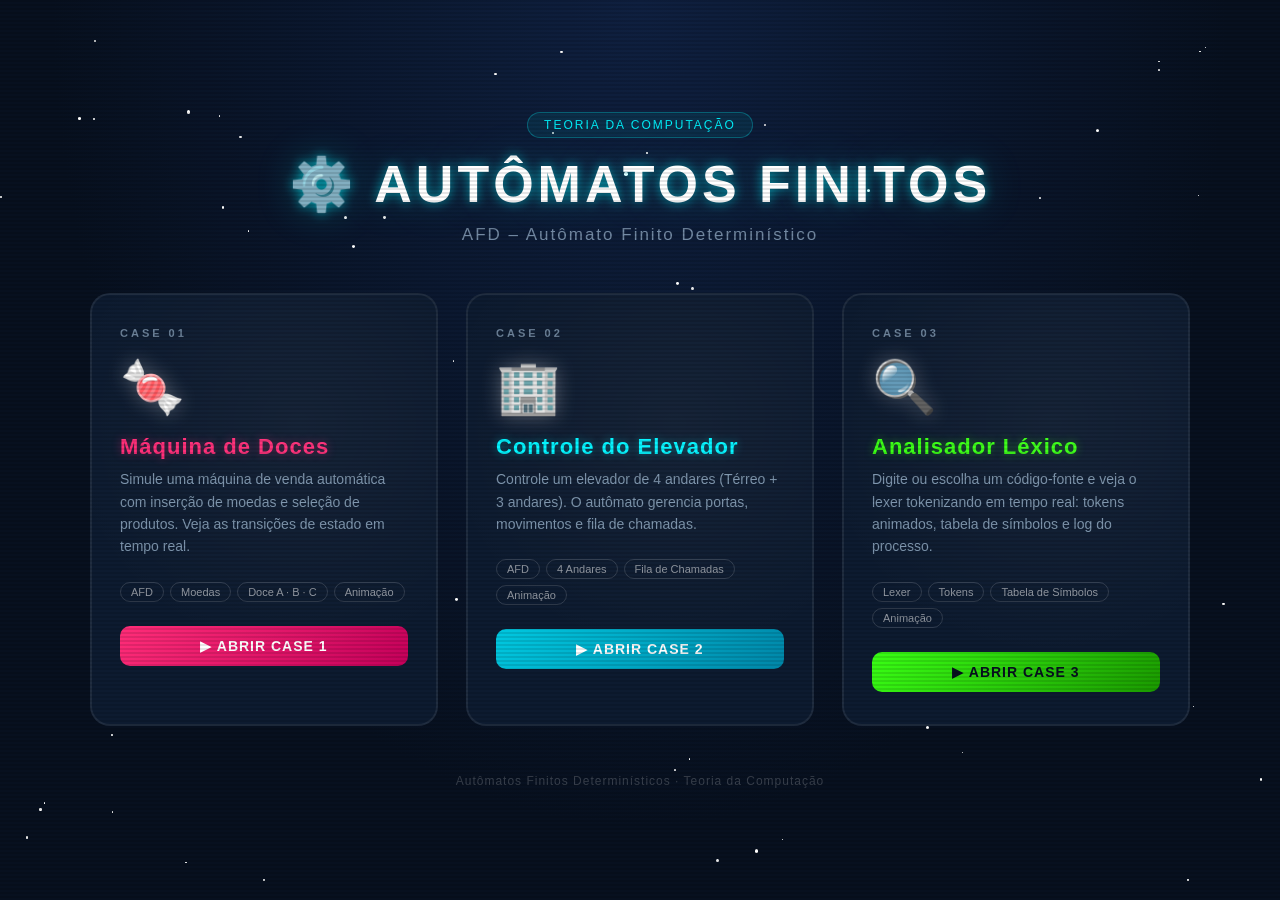
<file: automatos_A3/index.html>
<!DOCTYPE html>
<html lang="pt-br">
<head>
  <meta charset="UTF-8">
  <meta name="viewport" content="width=device-width, initial-scale=1.0">
  <title>🎓 AFD – Menu Principal</title>
  <style>
    /* ════════════════════════════════════════
       MENU PRINCIPAL – Autômatos Finitos
    ════════════════════════════════════════ */
    :root {
      --bg:        #07101f;
      --card:      #0d1b30;
      --neon-cyan: #00f5ff;
      --neon-pink: #ff2d78;
      --neon-grn:  #39ff14;
      --neon-yel:  #ffe600;
      --text:      #c8e6ff;
    }

    * { margin:0; padding:0; box-sizing:border-box; }

    body {
      background: radial-gradient(ellipse at 50% 0%, #0f2040 0%, #07101f 65%);
      min-height: 100vh;
      display: flex;
      flex-direction: column;
      align-items: center;
      justify-content: center;
      font-family: 'Segoe UI', Arial, sans-serif;
      color: var(--text);
      padding: 24px;
      overflow: hidden;
    }

    /* — stars — */
    #stars { position:fixed; inset:0; pointer-events:none; z-index:0; }
    .star {
      position:absolute; border-radius:50%;
      background: white;
      animation: twinkle var(--dur) ease-in-out infinite var(--delay);
    }
    @keyframes twinkle {
      0%,100%{ opacity:0; transform:scale(0.4); }
      50%    { opacity:var(--br); transform:scale(1); }
    }

    /* — scanline — */
    .scanline {
      position:fixed; inset:0; pointer-events:none; z-index:5;
      background: repeating-linear-gradient(0deg, transparent, transparent 2px,
        rgba(0,0,0,.10) 2px, rgba(0,0,0,.10) 4px);
    }

    /* — header — */
    .header { text-align:center; margin-bottom:48px; position:relative; z-index:2; }

    .badge {
      display: inline-block;
      background: rgba(0,245,255,.08);
      border: 1px solid rgba(0,245,255,.3);
      border-radius: 20px;
      padding: 5px 16px;
      font-size: 12px;
      color: var(--neon-cyan);
      letter-spacing: 2px;
      text-transform: uppercase;
      margin-bottom: 16px;
    }

    h1 {
      font-size: clamp(28px, 5vw, 52px);
      font-weight: 900;
      letter-spacing: 4px;
      color: #fff;
      text-shadow: 0 0 12px rgba(0,245,255,.6), 0 0 40px rgba(0,245,255,.25);
      margin-bottom: 10px;
    }

    .subtitle {
      font-size: clamp(13px, 2vw, 17px);
      color: rgba(200,230,255,.55);
      letter-spacing: 2px;
    }

    /* — cards grid — */
    .grid {
      display: grid;
      grid-template-columns: 1fr 1fr 1fr;
      gap: 28px;
      position: relative;
      z-index: 2;
      width: min(1100px, 100%);
    }

    @media (max-width: 760px) {
      .grid { grid-template-columns: 1fr; }
    }
    @media (max-width: 1000px) and (min-width: 761px) {
      .grid { grid-template-columns: 1fr 1fr; }
    }

    .card {
      background: var(--card);
      border: 2px solid rgba(255,255,255,.08);
      border-radius: 20px;
      padding: 32px 28px;
      text-decoration: none;
      color: inherit;
      position: relative;
      overflow: hidden;
      transition: transform .25s, border-color .25s, box-shadow .25s;
      cursor: pointer;
    }

    .card::before {
      content: '';
      position: absolute; inset:0;
      background: radial-gradient(circle at 60% 30%, rgba(255,255,255,.04) 0%, transparent 65%);
    }

    .card:hover {
      transform: translateY(-6px);
      box-shadow: 0 20px 60px rgba(0,0,0,.5);
    }

    .card.case1:hover { border-color: var(--neon-pink); box-shadow: 0 0 30px rgba(255,45,120,.25), 0 20px 60px rgba(0,0,0,.5); }
    .card.case2:hover { border-color: var(--neon-cyan); box-shadow: 0 0 30px rgba(0,245,255,.25), 0 20px 60px rgba(0,0,0,.5); }
    .card.case3:hover { border-color: var(--neon-grn);  box-shadow: 0 0 30px rgba(57,255,20,.25),  0 20px 60px rgba(0,0,0,.5); }

    .card-number {
      font-size: 11px;
      font-weight: 700;
      letter-spacing: 3px;
      text-transform: uppercase;
      margin-bottom: 18px;
      opacity: .5;
    }

    .card-icon {
      font-size: 52px;
      margin-bottom: 16px;
      display: block;
      filter: drop-shadow(0 0 10px rgba(255,255,255,.3));
    }

    .card-title {
      font-size: 22px;
      font-weight: 800;
      letter-spacing: 1px;
      margin-bottom: 8px;
    }

    .case1 .card-title { color: var(--neon-pink); text-shadow: 0 0 10px rgba(255,45,120,.4); }
    .case2 .card-title { color: var(--neon-cyan); text-shadow: 0 0 10px rgba(0,245,255,.4); }
    .case3 .card-title { color: var(--neon-grn);  text-shadow: 0 0 10px rgba(57,255,20,.4);  }

    .card-desc {
      font-size: 14px;
      color: rgba(200,230,255,.6);
      line-height: 1.6;
      margin-bottom: 24px;
    }

    .card-tags {
      display: flex;
      flex-wrap: wrap;
      gap: 6px;
      margin-bottom: 24px;
    }

    .tag {
      font-size: 11px;
      padding: 3px 10px;
      border-radius: 12px;
      border: 1px solid rgba(255,255,255,.15);
      color: rgba(255,255,255,.55);
    }

    .card-btn {
      display: block;
      width: 100%;
      padding: 12px;
      border-radius: 10px;
      border: none;
      font-size: 14px;
      font-weight: 700;
      letter-spacing: 1px;
      cursor: pointer;
      text-align: center;
      text-decoration: none;
      transition: opacity .2s, transform .1s;
    }

    .card-btn:hover { opacity: .85; }
    .card-btn:active { transform: scale(.97); }

    .case1 .card-btn { background: linear-gradient(135deg, #ff2d78, #c4005a); color: #fff; }
    .case2 .card-btn { background: linear-gradient(135deg, #00c8e0, #0086a8); color: #fff; }
    .case3 .card-btn { background: linear-gradient(135deg, #39ff14, #1a9900); color: #07101f; }

    /* — footer — */
    footer {
      margin-top: 48px;
      font-size: 12px;
      color: rgba(255,255,255,.2);
      letter-spacing: 1px;
      position: relative;
      z-index: 2;
    }
  </style>
</head>
<body>
  <div id="stars"></div>
  <div class="scanline"></div>

  <header class="header">
    <div class="badge">Teoria da Computação</div>
    <h1>⚙️ AUTÔMATOS FINITOS</h1>
    <p class="subtitle">AFD – Autômato Finito Determinístico</p>
  </header>

  <main class="grid">

    <!-- Case 1 -->
    <a class="card case1" href="maquina_doce/index.html">
      <div class="card-number">Case 01</div>
      <span class="card-icon">🍬</span>
      <div class="card-title">Máquina de Doces</div>
      <p class="card-desc">
        Simule uma máquina de venda automática com inserção de moedas
        e seleção de produtos. Veja as transições de estado em tempo real.
      </p>
      <div class="card-tags">
        <span class="tag">AFD</span>
        <span class="tag">Moedas</span>
        <span class="tag">Doce A · B · C</span>
        <span class="tag">Animação</span>
      </div>
      <span class="card-btn">▶  ABRIR CASE 1</span>
    </a>

    <!-- Case 2 -->
    <a class="card case2" href="elevador/index.html">
      <div class="card-number">Case 02</div>
      <span class="card-icon">🏢</span>
      <div class="card-title">Controle do Elevador</div>
      <p class="card-desc">
        Controle um elevador de 4 andares (Térreo + 3 andares).
        O autômato gerencia portas, movimentos e fila de chamadas.
      </p>
      <div class="card-tags">
        <span class="tag">AFD</span>
        <span class="tag">4 Andares</span>
        <span class="tag">Fila de Chamadas</span>
        <span class="tag">Animação</span>
      </div>
      <span class="card-btn">▶  ABRIR CASE 2</span>
    </a>

    <!-- Case 3 -->
    <a class="card case3" href="analisador_lexico/index.html">
      <div class="card-number">Case 03</div>
      <span class="card-icon">🔍</span>
      <div class="card-title">Analisador Léxico</div>
      <p class="card-desc">
        Digite ou escolha um código-fonte e veja o lexer tokenizando
        em tempo real: tokens animados, tabela de símbolos e log do processo.
      </p>
      <div class="card-tags">
        <span class="tag">Lexer</span>
        <span class="tag">Tokens</span>
        <span class="tag">Tabela de Símbolos</span>
        <span class="tag">Animação</span>
      </div>
      <span class="card-btn">▶  ABRIR CASE 3</span>
    </a>

  </main>

  <footer>Autômatos Finitos Determinísticos · Teoria da Computação</footer>

  <script>
    // Generate background stars
    const starsEl = document.getElementById('stars');
    for (let i = 0; i < 80; i++) {
      const s = document.createElement('div');
      const size = Math.random() * 2.5 + 1;
      s.className = 'star';
      s.style.cssText = `
        width:${size}px; height:${size}px;
        left:${Math.random()*100}%;
        top:${Math.random()*100}%;
        --dur:${2+Math.random()*5}s;
        --delay:${Math.random()*5}s;
        --br:${0.2+Math.random()*0.8};
      `;
      starsEl.appendChild(s);
    }
  </script>
</body>
</html>
</file>
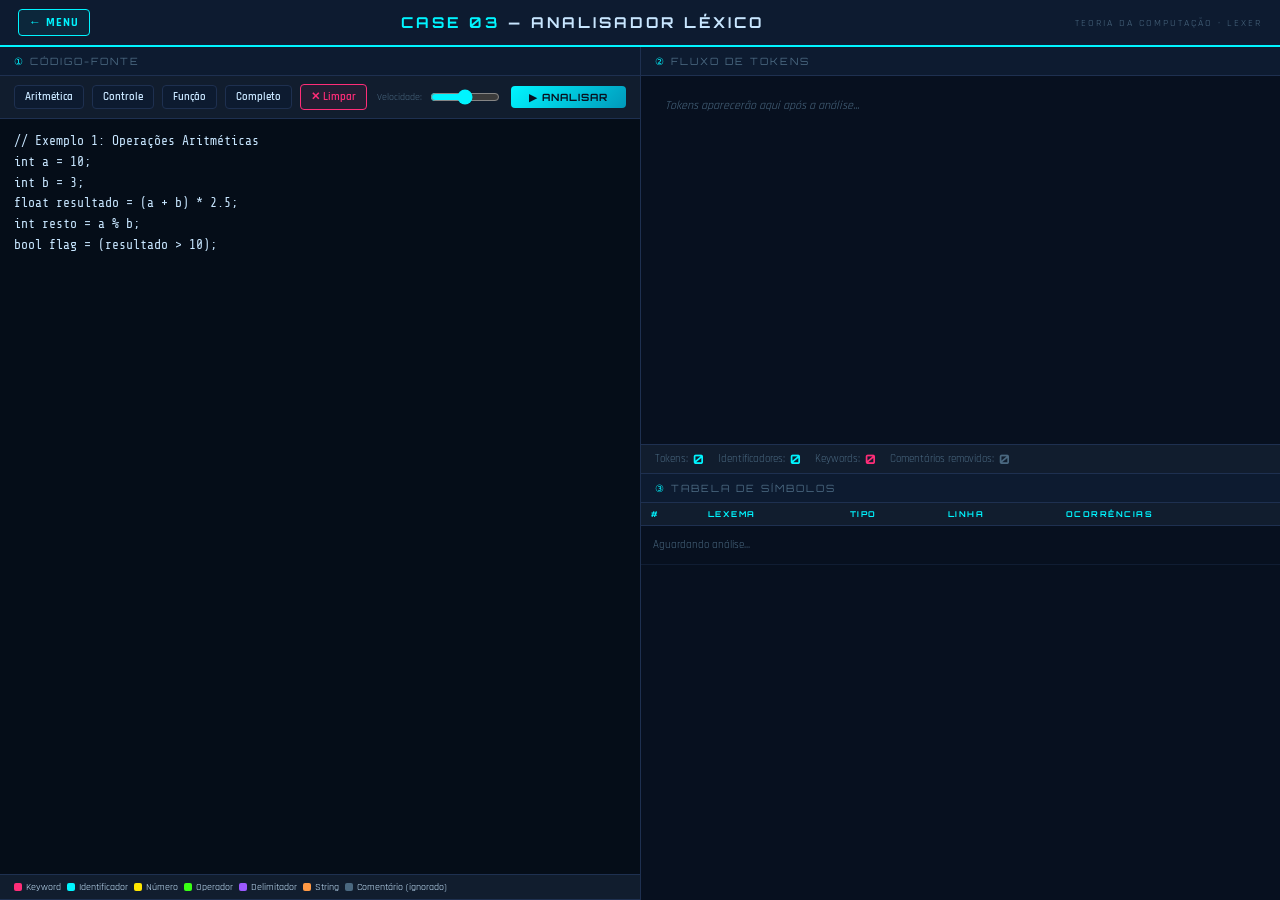
<file: automatos_A3/analisador_lexico/index.html>
<!DOCTYPE html>
<html lang="pt-br">
<head>
  <meta charset="UTF-8">
  <meta name="viewport" content="width=device-width, initial-scale=1.0">
  <title>Case 03 – Analisador Léxico</title>
  <link href="https://fonts.googleapis.com/css2?family=Orbitron:wght@400;700;900&family=Share+Tech+Mono&family=Rajdhani:wght@300;500;700&display=swap" rel="stylesheet">
  <style>
    :root{
      --bg:#07101f; --panel:#0d1b30; --steel:#111d2e; --border:#1e3050;
      --cyan:#00f5ff; --pink:#ff2d78; --green:#39ff14; --gold:#ffe600;
      --purple:#9b59ff; --orange:#ff9944; --text:#c8e6ff; --dim:#4a6880;
      --neon-glow:0 0 8px var(--cyan),0 0 20px rgba(0,245,255,0.3);
    }
    *{margin:0;padding:0;box-sizing:border-box;}
    html,body{height:100%;overflow:hidden;}
    body{background:var(--bg);font-family:'Rajdhani',sans-serif;color:var(--text);display:flex;flex-direction:column;height:100vh;}

    /* HEADER */
    .header{display:flex;align-items:center;justify-content:space-between;padding:9px 18px;background:var(--panel);border-bottom:2px solid var(--cyan);flex-shrink:0;}
    .back-btn{color:var(--cyan);font-size:12px;font-weight:700;letter-spacing:1px;text-decoration:none;text-transform:uppercase;padding:5px 10px;border:1px solid var(--cyan);border-radius:4px;background:rgba(0,245,255,0.05);transition:all .2s;}
    .back-btn:hover{background:rgba(0,245,255,0.15);}
    .header-title{font-family:'Orbitron',sans-serif;font-size:15px;font-weight:700;letter-spacing:3px;text-transform:uppercase;}
    .header-title span{color:var(--cyan);}
    .header-badge{font-size:10px;letter-spacing:2px;color:var(--dim);text-transform:uppercase;text-align:right;}

    /* LAYOUT */
    .app{display:grid;grid-template-columns:1fr 1fr;grid-template-rows:1fr 1fr;flex:1;min-height:0;gap:1px;background:var(--border);}
    .pane{background:var(--bg);display:flex;flex-direction:column;overflow:hidden;}
    .pane-header{display:flex;align-items:center;gap:8px;padding:8px 14px;background:var(--panel);border-bottom:1px solid var(--border);flex-shrink:0;}
    .pane-title{font-family:'Orbitron',sans-serif;font-size:10px;letter-spacing:2px;text-transform:uppercase;color:var(--dim);}
    .pane-title span{color:var(--cyan);}
    .pane-body{flex:1;overflow:auto;padding:12px 14px;}

    /* SOURCE CODE PANE */
    .code-controls{display:flex;gap:8px;padding:8px 14px;background:var(--steel);border-bottom:1px solid var(--border);flex-shrink:0;align-items:center;}
    .sample-btn{padding:4px 10px;border:1px solid var(--border);border-radius:4px;background:var(--panel);color:var(--text);font-family:'Rajdhani',sans-serif;font-size:11px;cursor:pointer;transition:all .2s;font-weight:600;}
    .sample-btn:hover{border-color:var(--cyan);color:var(--cyan);}
    .run-btn{padding:5px 18px;border:none;border-radius:4px;background:linear-gradient(135deg,var(--cyan),#0099bb);color:#07101f;font-family:'Orbitron',sans-serif;font-size:10px;font-weight:700;letter-spacing:1px;cursor:pointer;transition:all .2s;margin-left:auto;}
    .run-btn:hover{box-shadow:var(--neon-glow);transform:scale(1.04);}
    .run-btn:disabled{opacity:.4;cursor:not-allowed;transform:none;}
    .clear-btn{padding:5px 10px;border:1px solid var(--pink);border-radius:4px;background:rgba(255,45,120,.07);color:var(--pink);font-size:11px;cursor:pointer;font-family:'Rajdhani',sans-serif;font-weight:600;transition:all .2s;}
    .clear-btn:hover{background:rgba(255,45,120,.18);}

    #source-input{
      flex:1; width:100%; background:#050d18; color:var(--text);
      font-family:'Share Tech Mono',monospace; font-size:13px;
      border:none; outline:none; padding:12px 14px; resize:none;
      border-bottom:1px solid var(--border); line-height:1.6;
      tab-size:2;
    }
    #source-input::placeholder{color:var(--dim);}

    /* ANIMATED SCAN LINE on source */
    .scan-wrapper{position:relative;flex:1;display:flex;flex-direction:column;}
    .scan-cursor{
      position:absolute; left:0; right:0; height:2px;
      background:linear-gradient(to right,transparent,var(--cyan),transparent);
      pointer-events:none; opacity:0; z-index:10;
      box-shadow:0 0 8px var(--cyan);
      transition:top 0.15s linear;
    }
    .scan-cursor.active{opacity:1;}

    /* TOKEN STREAM PANE */
    .token-stream{display:flex;flex-wrap:wrap;gap:6px;padding:10px;}
    .token{
      display:inline-flex;flex-direction:column;align-items:center;
      padding:5px 9px; border-radius:5px;
      border:1px solid; font-family:'Share Tech Mono',monospace;
      animation:tokenPop .25s cubic-bezier(.17,.67,.35,1.4) forwards;
      opacity:0; cursor:default;
    }
    @keyframes tokenPop{from{opacity:0;transform:scale(.7) translateY(4px)}to{opacity:1;transform:scale(1) translateY(0)}}
    .token-val{font-size:12px;font-weight:700;}
    .token-type{font-size:8px;letter-spacing:.8px;opacity:.7;margin-top:2px;}

    /* token colours */
    .t-KEYWORD    {border-color:var(--pink);background:rgba(255,45,120,.12);color:var(--pink);}
    .t-IDENTIFIER {border-color:var(--cyan);background:rgba(0,245,255,.09);color:var(--cyan);}
    .t-NUMBER     {border-color:var(--gold);background:rgba(255,230,0,.09);color:var(--gold);}
    .t-OPERATOR   {border-color:var(--green);background:rgba(57,255,20,.09);color:var(--green);}
    .t-DELIMITER  {border-color:var(--purple);background:rgba(155,89,255,.12);color:var(--purple);}
    .t-STRING     {border-color:var(--orange);background:rgba(255,153,68,.09);color:var(--orange);}
    .t-COMMENT    {border-color:var(--dim);background:rgba(74,104,128,.12);color:var(--dim);text-decoration:line-through;}
    .t-FLOAT      {border-color:var(--gold);background:rgba(255,230,0,.09);color:var(--gold);}

    /* SYMBOL TABLE PANE */
    .sym-table{width:100%;border-collapse:collapse;font-size:11px;}
    .sym-table th{
      padding:6px 10px;text-align:left;font-family:'Orbitron',sans-serif;
      font-size:8px;letter-spacing:1.5px;text-transform:uppercase;
      background:var(--steel);color:var(--cyan);border-bottom:1px solid var(--border);
      position:sticky;top:0;z-index:2;
    }
    .sym-table td{padding:5px 10px;border-bottom:1px solid rgba(30,48,80,.4);font-family:'Share Tech Mono',monospace;}
    .sym-table tr:nth-child(even){background:rgba(13,27,48,.4);}
    .sym-table tr{animation:rowIn .2s ease forwards;opacity:0;}
    @keyframes rowIn{from{opacity:0;transform:translateX(-6px)}to{opacity:1;transform:none}}
    .col-name{color:var(--cyan);}
    .col-type{font-size:10px;}
    .col-line{color:var(--dim);}

    /* TOKEN TYPE BADGES in sym table */
    .badge{display:inline-block;padding:1px 6px;border-radius:3px;font-size:9px;font-family:'Rajdhani',sans-serif;font-weight:700;}
    .b-KEYWORD   {background:rgba(255,45,120,.18);color:var(--pink);}
    .b-IDENTIFIER{background:rgba(0,245,255,.12);color:var(--cyan);}
    .b-NUMBER    {background:rgba(255,230,0,.12);color:var(--gold);}
    .b-FLOAT     {background:rgba(255,230,0,.12);color:var(--gold);}
    .b-OPERATOR  {background:rgba(57,255,20,.12);color:var(--green);}
    .b-DELIMITER {background:rgba(155,89,255,.16);color:var(--purple);}
    .b-STRING    {background:rgba(255,153,68,.12);color:var(--orange);}

    /* LOG / PROCESS PANE */
    .log-pane{font-family:'Share Tech Mono',monospace;font-size:11px;line-height:1.7;padding:10px 14px;}
    .log-line{display:block;animation:fadeIn .2s ease;opacity:0;animation-fill-mode:forwards;}
    @keyframes fadeIn{from{opacity:0;transform:translateX(-4px)}to{opacity:1;transform:none}}
    .log-ok   {color:var(--green);}
    .log-info {color:var(--cyan);}
    .log-warn {color:var(--gold);}
    .log-dim  {color:var(--dim);}
    .log-tok  {color:var(--text);}
    .log-err  {color:var(--pink);}

    /* STATS BAR */
    .stats-bar{display:flex;gap:14px;padding:6px 14px;background:var(--steel);border-top:1px solid var(--border);flex-shrink:0;flex-wrap:wrap;}
    .stat{display:flex;align-items:center;gap:5px;font-size:11px;}
    .stat-val{font-family:'Orbitron',sans-serif;font-size:13px;font-weight:700;}

    /* LEGEND */
    .legend{display:flex;flex-wrap:wrap;gap:6px;padding:6px 14px;background:var(--steel);border-bottom:1px solid var(--border);flex-shrink:0;}
    .leg-item{display:flex;align-items:center;gap:4px;font-size:10px;}
    .leg-dot{width:8px;height:8px;border-radius:2px;}

    /* speed control */
    .speed-label{font-size:10px;color:var(--dim);margin-left:auto;}
    input[type=range]{accent-color:var(--cyan);width:70px;}

    ::-webkit-scrollbar{width:5px;height:5px}
    ::-webkit-scrollbar-track{background:transparent}
    ::-webkit-scrollbar-thumb{background:var(--border);border-radius:3px}
  </style>
</head>
<body>
<header class="header">
  <a class="back-btn" href="../index.html">← Menu</a>
  <div class="header-title"><span>CASE 03</span> — ANALISADOR LÉXICO</div>
  <div class="header-badge">Teoria da Computação · Lexer</div>
</header>

<div class="app">

  <!-- ① SOURCE CODE -->
  <div class="pane" style="grid-row:1/3;">
    <div class="pane-header">
      <div class="pane-title"><span>①</span> Código-Fonte</div>
    </div>
    <div class="code-controls">
      <button class="sample-btn" onclick="loadSample(0)">Aritmética</button>
      <button class="sample-btn" onclick="loadSample(1)">Controle</button>
      <button class="sample-btn" onclick="loadSample(2)">Função</button>
      <button class="sample-btn" onclick="loadSample(3)">Completo</button>
      <button class="clear-btn" onclick="clearAll()">✕ Limpar</button>
      <span class="speed-label">Velocidade:</span>
      <input type="range" id="speed-range" min="1" max="5" value="3" title="Velocidade da animação">
      <button class="run-btn" id="run-btn" onclick="runLexer()">▶ ANALISAR</button>
    </div>
    <div class="scan-wrapper">
      <div class="scan-cursor" id="scan-cursor"></div>
      <textarea id="source-input" spellcheck="false"
        placeholder="// Digite ou selecione um exemplo acima...
int soma = a + b * 2;"></textarea>
    </div>
    <div class="legend">
      <div class="leg-item"><div class="leg-dot" style="background:var(--pink)"></div>Keyword</div>
      <div class="leg-item"><div class="leg-dot" style="background:var(--cyan)"></div>Identificador</div>
      <div class="leg-item"><div class="leg-dot" style="background:var(--gold)"></div>Número</div>
      <div class="leg-item"><div class="leg-dot" style="background:var(--green)"></div>Operador</div>
      <div class="leg-item"><div class="leg-dot" style="background:var(--purple)"></div>Delimitador</div>
      <div class="leg-item"><div class="leg-dot" style="background:var(--orange)"></div>String</div>
      <div class="leg-item"><div class="leg-dot" style="background:var(--dim)"></div>Comentário (ignorado)</div>
    </div>
  </div>

  <!-- ② TOKEN STREAM -->
  <div class="pane">
    <div class="pane-header">
      <div class="pane-title"><span>②</span> Fluxo de Tokens</div>
    </div>
    <div class="pane-body" id="token-pane">
      <div class="token-stream" id="token-stream">
        <span style="color:var(--dim);font-size:12px;font-style:italic;">Tokens aparecerão aqui após a análise...</span>
      </div>
    </div>
    <div class="stats-bar" id="stats-bar">
      <div class="stat"><span style="color:var(--dim)">Tokens:</span><span class="stat-val" id="stat-tokens" style="color:var(--cyan)">0</span></div>
      <div class="stat"><span style="color:var(--dim)">Identificadores:</span><span class="stat-val" id="stat-ids" style="color:var(--cyan)">0</span></div>
      <div class="stat"><span style="color:var(--dim)">Keywords:</span><span class="stat-val" id="stat-kw" style="color:var(--pink)">0</span></div>
      <div class="stat"><span style="color:var(--dim)">Comentários removidos:</span><span class="stat-val" id="stat-cmts" style="color:var(--dim)">0</span></div>
    </div>
  </div>

  <!-- ③ SYMBOL TABLE -->
  <div class="pane">
    <div class="pane-header">
      <div class="pane-title"><span>③</span> Tabela de Símbolos</div>
    </div>
    <div class="pane-body" style="padding:0;">
      <table class="sym-table">
        <thead>
          <tr>
            <th>#</th>
            <th>Lexema</th>
            <th>Tipo</th>
            <th>Linha</th>
            <th>Ocorrências</th>
          </tr>
        </thead>
        <tbody id="sym-body">
          <tr><td colspan="5" style="color:var(--dim);padding:12px;font-family:'Rajdhani',sans-serif;">Aguardando análise...</td></tr>
        </tbody>
      </table>
    </div>
  </div>

  <!-- ④ PROCESS LOG -->
  <div class="pane" style="display:none;" id="log-pane-wrap">
    <div class="pane-header">
      <div class="pane-title"><span>④</span> Log do Processo</div>
    </div>
    <div class="pane-body" id="log-body">
      <div class="log-pane" id="log-pane"></div>
    </div>
  </div>

</div>

<script>
/* ══════════════════════════════════════════════
   LEXER ENGINE
══════════════════════════════════════════════ */
const KEYWORDS = new Set([
  'int','float','double','char','bool','string','void','long','short','unsigned',
  'if','else','while','for','do','switch','case','break','continue','return',
  'function','def','class','struct','new','delete','null','true','false','let','var','const',
  'import','export','from','as','try','catch','finally','throw','in','of','typeof','instanceof'
]);

const SAMPLES = [
  // 0 – Arithmetic
`// Exemplo 1: Operações Aritméticas
int a = 10;
int b = 3;
float resultado = (a + b) * 2.5;
int resto = a % b;
bool flag = (resultado > 10);`,

  // 1 – Control flow
`// Exemplo 2: Estruturas de Controle
int contador = 0;
for (int i = 0; i < 10; i++) {
    if (i % 2 == 0) {
        contador = contador + 1;
    }
}
// resultado final
return contador;`,

  // 2 – Function
`// Exemplo 3: Função com Parâmetros
function calcularMedia(int a, int b, int c) {
    float soma = a + b + c;
    float media = soma / 3.0;
    return media;
}
/* chamada da função */
float resultado = calcularMedia(10, 20, 30);`,

  // 3 – Full program
`// Exemplo 4: Programa Completo
class Aluno {
    string nome;
    int matricula;
    float nota;

    function aprovado() {
        /* verifica aprovação */
        if (nota >= 6.0) {
            return true;
        }
        return false;
    }
}

// Instância
Aluno a1 = new Aluno();
a1.nome = "Maria";
a1.nota = 8.5;
bool ok = a1.aprovado();`
];

function tokenize(source) {
  const tokens = [];
  let i = 0, line = 1;

  while (i < source.length) {
    const ch = source[i];

    // Skip whitespace
    if (/[\s]/.test(ch)) {
      if (ch === '\n') line++;
      i++;
      continue;
    }

    // Line comment
    if (source[i]==='/' && source[i+1]==='/') {
      let val = '';
      while (i < source.length && source[i] !== '\n') { val += source[i]; i++; }
      tokens.push({ type:'COMMENT', value:val.trim(), line, ignored:true });
      continue;
    }

    // Block comment
    if (source[i]==='/' && source[i+1]==='*') {
      let val = '/*'; i+=2;
      while (i < source.length && !(source[i]==='*' && source[i+1]==='/')) {
        if (source[i]==='\n') line++;
        val += source[i]; i++;
      }
      val += '*/'; i+=2;
      tokens.push({ type:'COMMENT', value:val.trim(), line, ignored:true });
      continue;
    }

    // String literal
    if (ch === '"' || ch === "'") {
      const quote = ch; let val = quote; i++;
      while (i < source.length && source[i] !== quote) {
        val += source[i]; i++;
      }
      val += quote; i++;
      tokens.push({ type:'STRING', value:val, line });
      continue;
    }

    // Float / Number
    if (/[0-9]/.test(ch) || (ch==='-' && /[0-9]/.test(source[i+1]) && (tokens.length===0 || ['OPERATOR','DELIMITER'].includes(tokens[tokens.length-1]?.type)))) {
      let val = ''; let isFloat = false;
      if (ch==='-') { val='-'; i++; }
      while (i < source.length && /[0-9]/.test(source[i])) { val += source[i]; i++; }
      if (source[i]==='.' && /[0-9]/.test(source[i+1])) {
        isFloat = true; val += '.'; i++;
        while (i < source.length && /[0-9]/.test(source[i])) { val += source[i]; i++; }
      }
      tokens.push({ type: isFloat ? 'FLOAT' : 'NUMBER', value:val, line });
      continue;
    }

    // Identifier or Keyword
    if (/[a-zA-Z_$]/.test(ch)) {
      let val = '';
      while (i < source.length && /[a-zA-Z0-9_$]/.test(source[i])) { val += source[i]; i++; }
      tokens.push({ type: KEYWORDS.has(val) ? 'KEYWORD' : 'IDENTIFIER', value:val, line });
      continue;
    }

    // Multi-char operators
    const two = source.slice(i, i+2);
    if (['==','!=','<=','>=','&&','||','++','--','+=','-=','*=','/=','->','::'].includes(two)) {
      tokens.push({ type:'OPERATOR', value:two, line }); i+=2; continue;
    }

    // Single-char operators
    if ('+-*/%=<>!&|^~'.includes(ch)) {
      tokens.push({ type:'OPERATOR', value:ch, line }); i++; continue;
    }

    // Delimiters
    if ('(){}[];,.:'.includes(ch)) {
      tokens.push({ type:'DELIMITER', value:ch, line }); i++; continue;
    }

    // Unknown — skip
    i++;
  }
  return tokens;
}

function buildSymbolTable(tokens) {
  const table = new Map();
  tokens.forEach(tok => {
    if (tok.ignored) return;
    const key = `${tok.value}__${tok.type}`;
    if (!table.has(key)) {
      table.set(key, { lexema:tok.value, type:tok.type, line:tok.line, count:0 });
    }
    table.get(key).count++;
  });
  return [...table.values()].sort((a,b)=>a.line-b.line);
}

/* ══════════════════════════════════════════════
   ANIMATION ENGINE
══════════════════════════════════════════════ */
let animRunning = false;
let animQueue = [];
let animTimer = null;

function getDelay() {
  const v = document.getElementById('speed-range').value;
  // v=1 slow (300ms), v=5 fast (40ms)
  return Math.round(300 - (v-1)*65);
}

function loadSample(idx) {
  document.getElementById('source-input').value = SAMPLES[idx];
  clearResults();
}

function clearAll() {
  document.getElementById('source-input').value = '';
  clearResults();
}

function clearResults() {
  cancelAnim();
  document.getElementById('token-stream').innerHTML = '<span style="color:var(--dim);font-size:12px;font-style:italic;">Tokens aparecerão aqui após a análise...</span>';
  document.getElementById('sym-body').innerHTML = '<tr><td colspan="5" style="color:var(--dim);padding:12px;font-family:Rajdhani,sans-serif;">Aguardando análise...</td></tr>';
  document.getElementById('log-pane').innerHTML = '';
  document.getElementById('stat-tokens').textContent = '0';
  document.getElementById('stat-ids').textContent = '0';
  document.getElementById('stat-kw').textContent = '0';
  document.getElementById('stat-cmts').textContent = '0';
  document.getElementById('scan-cursor').classList.remove('active');
}

function cancelAnim() {
  animRunning = false;
  clearTimeout(animTimer);
  animQueue = [];
  document.getElementById('run-btn').disabled = false;
  document.getElementById('run-btn').textContent = '▶ ANALISAR';
}

function runLexer() {
  if (animRunning) { cancelAnim(); return; }
  const src = document.getElementById('source-input').value.trim();
  if (!src) { alert('Digite ou selecione um código-fonte!'); return; }

  clearResults();
  animRunning = true;
  document.getElementById('run-btn').textContent = '■ PARAR';
  document.getElementById('run-btn').disabled = false;

  const tokens = tokenize(src);
  const symTable = buildSymbolTable(tokens);

  // Build animation queue
  animQueue = [];

  // Phase 1: scan animation (line by line)
  const lines = src.split('\n');
  const lineH = 25.6; // approx px per line in textarea
  lines.forEach((ln, i) => {
    animQueue.push({ type:'scan', lineIdx:i, lineText:ln });
  });

  // Phase 2: emit tokens one by one
  tokens.forEach((tok, idx) => {
    animQueue.push({ type:'token', tok, idx });
  });

  // Phase 3: symbol table rows
  symTable.forEach((row, idx) => {
    animQueue.push({ type:'sym', row, idx });
  });

  // Phase 4: stats
  animQueue.push({ type:'stats', tokens, symTable });

  // Clear token stream for animation
  document.getElementById('token-stream').innerHTML = '';

  processQueue();
}

function processQueue() {
  if (!animRunning || animQueue.length === 0) {
    document.getElementById('scan-cursor').classList.remove('active');
    if (animRunning) {
      animRunning = false;
      document.getElementById('run-btn').textContent = '▶ ANALISAR';
    }
    return;
  }

  const item = animQueue.shift();
  const delay = getDelay();

  if (item.type === 'scan') {
    const cursor = document.getElementById('scan-cursor');
    cursor.classList.add('active');
    cursor.style.top = (item.lineIdx * 24 + 2) + 'px';
    addLog(item.lineText, item.lineIdx+1, delay);
    animTimer = setTimeout(processQueue, delay * 0.4);

  } else if (item.type === 'token') {
    renderToken(item.tok, item.idx, delay);
    animTimer = setTimeout(processQueue, delay);

  } else if (item.type === 'sym') {
    renderSymRow(item.row, item.idx, delay);
    animTimer = setTimeout(processQueue, delay * 0.5);

  } else if (item.type === 'stats') {
    updateStats(item.tokens, item.symTable);
    animTimer = setTimeout(processQueue, delay);
  }
}

function renderToken(tok, idx, delay) {
  const stream = document.getElementById('token-stream');
  if (idx === 0) stream.innerHTML = '';

  const el = document.createElement('div');
  el.className = `token t-${tok.type}`;
  el.style.animationDelay = '0ms';
  if (tok.ignored) {
    el.style.opacity = '0.4';
    el.title = 'Ignorado pelo lexer';
  }
  el.innerHTML = `<span class="token-val">${escHtml(tok.value)}</span><span class="token-type">${tok.type}</span>`;
  el.title = `Linha ${tok.line}  ·  ${tok.type}${tok.ignored?' (ignorado)':''}`;
  stream.appendChild(el);
  stream.scrollTop = stream.scrollHeight;

  // Log line
  const logLine = tok.ignored
    ? `<span class="log-dim">  [L${tok.line}] IGNORADO  → ${escHtml(tok.value)}</span>`
    : `<span class="log-tok">  [L${tok.line}] &lt;<span style="color:${typeColor(tok.type)}">${tok.type}</span>, "<b>${escHtml(tok.value)}</b>"&gt;</span>`;
  appendLog(logLine);
}

function renderSymRow(row, idx, delay) {
  const tbody = document.getElementById('sym-body');
  if (idx === 0) tbody.innerHTML = '';
  const tr = document.createElement('tr');
  tr.style.animationDelay = (idx*30)+'ms';
  tr.innerHTML = `
    <td class="col-line">${idx+1}</td>
    <td class="col-name">${escHtml(row.lexema)}</td>
    <td><span class="badge b-${row.type}">${row.type}</span></td>
    <td class="col-line">${row.line}</td>
    <td style="color:var(--gold)">${row.count}</td>
  `;
  tbody.appendChild(tr);
  document.getElementById('sym-body').parentElement.scrollTop = 9999;
}

function addLog(lineText, lineNum, delay) {
  if (!lineText.trim()) return;
  const isComment = lineText.trim().startsWith('//') || lineText.trim().startsWith('/*');
  const cls = isComment ? 'log-warn' : 'log-info';
  const label = isComment ? '⤷ COMENTÁRIO (remover)' : `→ escaneando`;
  appendLog(`<span class="${cls}">[L${lineNum}] ${label}:  <span style="color:var(--dim)">${escHtml(lineText.trim().slice(0,60))}</span></span>`);
}

function appendLog(html) {
  const pane = document.getElementById('log-pane');
  const span = document.createElement('div');
  span.className = 'log-line';
  span.innerHTML = html;
  span.style.animationDelay = '0ms';
  pane.appendChild(span);
  pane.parentElement.scrollTop = pane.parentElement.scrollHeight;
}

function updateStats(tokens, symTable) {
  const visible = tokens.filter(t=>!t.ignored);
  document.getElementById('stat-tokens').textContent = visible.length;
  document.getElementById('stat-ids').textContent = visible.filter(t=>t.type==='IDENTIFIER').length;
  document.getElementById('stat-kw').textContent = visible.filter(t=>t.type==='KEYWORD').length;
  document.getElementById('stat-cmts').textContent = tokens.filter(t=>t.ignored).length;
}

function typeColor(type) {
  const map = { KEYWORD:'var(--pink)', IDENTIFIER:'var(--cyan)', NUMBER:'var(--gold)',
    FLOAT:'var(--gold)', OPERATOR:'var(--green)', DELIMITER:'var(--purple)',
    STRING:'var(--orange)', COMMENT:'var(--dim)' };
  return map[type] || 'var(--text)';
}

function escHtml(s) {
  return s.replace(/&/g,'&amp;').replace(/</g,'&lt;').replace(/>/g,'&gt;').replace(/"/g,'&quot;');
}

// Load default sample
loadSample(0);
</script>
</body>
</html>
</file>
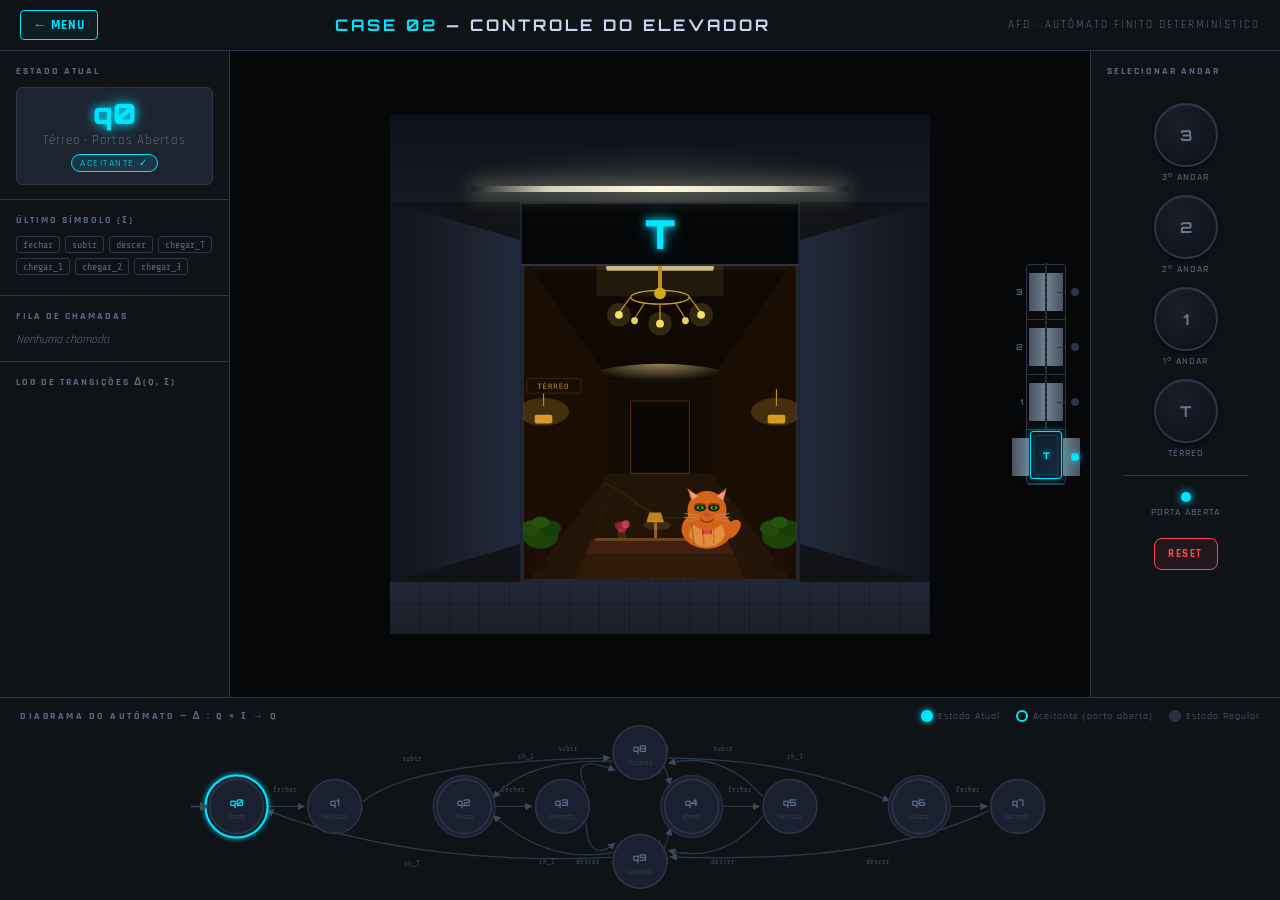
<file: automatos_A3/elevador/index.html>
<!DOCTYPE html>
<html lang="pt-br">
<head>
  <meta charset="UTF-8">
  <meta name="viewport" content="width=device-width, initial-scale=1.0">
  <title>Case 02 – Controle do Elevador</title>
  <link href="https://fonts.googleapis.com/css2?family=Orbitron:wght@400;700;900&family=Share+Tech+Mono&family=Rajdhani:wght@300;500;700&display=swap" rel="stylesheet">
  <style>
    :root {
      --bg:#0a0c10; --panel:#0f1318; --steel:#1e2330; --steel-light:#2a3040;
      --border:#2e3548; --neon:#00e5ff; --neon-dim:rgba(0,229,255,0.15);
      --neon-glow:0 0 8px #00e5ff,0 0 20px rgba(0,229,255,0.4);
      --gold:#ffd166; --danger:#ff4757; --text:#c8d8f0; --text-dim:#5a6a80;
    }
    *{margin:0;padding:0;box-sizing:border-box;}
    html,body{height:100%;overflow:hidden;}
    body{background:var(--bg);font-family:'Rajdhani',sans-serif;color:var(--text);display:flex;flex-direction:column;height:100vh;}

    /* HEADER */
    .header{display:flex;align-items:center;justify-content:space-between;padding:10px 20px;background:var(--panel);border-bottom:1px solid var(--border);flex-shrink:0;z-index:20;}
    .back-btn{display:flex;align-items:center;gap:6px;color:var(--neon);font-family:'Rajdhani',sans-serif;font-size:13px;font-weight:700;letter-spacing:1px;text-decoration:none;text-transform:uppercase;padding:6px 12px;border:1px solid var(--neon);border-radius:4px;transition:all .2s;background:rgba(0,229,255,0.05);}
    .back-btn:hover{background:rgba(0,229,255,0.15);box-shadow:var(--neon-glow);}
    .header-title{font-family:'Orbitron',sans-serif;font-size:16px;font-weight:700;letter-spacing:3px;color:var(--text);text-transform:uppercase;}
    .header-title span{color:var(--neon);}
    .header-badge{font-size:11px;letter-spacing:2px;color:var(--text-dim);text-transform:uppercase;text-align:right;}

    /* LAYOUT */
    .app{display:grid;grid-template-columns:230px 1fr 190px;grid-template-rows:1fr auto;flex:1;min-height:0;}

    /* ── BUILDING TRAJECTORY ─────────────────────────────── */
    .building-traj{
      position:absolute;
      right:12px; top:50%;
      transform:translateY(-50%);
      width:64px;
      display:flex;
      flex-direction:column;
      align-items:center;
      gap:0;
      z-index:30;
      pointer-events:none;
    }
    .traj-label{
      font-family:'Orbitron',sans-serif;
      font-size:8px; letter-spacing:1.5px; color:var(--text-dim);
      text-transform:uppercase;
      writing-mode:vertical-rl;
      text-orientation:mixed;
      transform:rotate(180deg);
      position:absolute;
      left:-20px; top:50%;
      transform:translateY(-50%) rotate(180deg);
    }
    .building-shaft{
      position:relative;
      width:40px;
      height:220px;
      background:#080a0e;
      border:1px solid var(--border);
      border-radius:4px;
      overflow:visible;
    }
    /* floor slots */
    .bfloor{
      position:absolute;
      left:0; right:0;
      height:55px;
      border-bottom:1px solid var(--border);
      display:flex;
      align-items:center;
    }
    .bfloor:last-child{ border-bottom:none; }
    .bfloor-label{
      font-family:'Orbitron',sans-serif;
      font-size:8px; font-weight:700;
      color:var(--text-dim);
      position:absolute;
      left:-22px;
      width:18px;
      text-align:right;
    }
    .bfloor-line{
      position:absolute;
      right:0;
      width:8px;
      height:1px;
      background:var(--border);
    }
    /* floor indicator dots (right of shaft) */
    .bfloor-dot{
      position:absolute;
      right:-14px;
      width:8px; height:8px;
      border-radius:50%;
      background:var(--border);
      transition:all .4s;
    }
    .bfloor-dot.active{
      background:var(--neon);
      box-shadow:0 0 8px var(--neon);
    }
    /* doors on each floor slot */
    .bfloor-door-l,.bfloor-door-r{
      position:absolute;
      top:8px; bottom:8px;
      width:calc(50% - 2px);
      background:linear-gradient(to right,#4a5260,#70808e);
      transition:transform .9s cubic-bezier(.4,0,.2,1);
      border-radius:1px;
    }
    .bfloor-door-l{left:2px;}
    .bfloor-door-r{right:2px;background:linear-gradient(to left,#4a5260,#70808e);}
    .bfloor.doors-open .bfloor-door-l{transform:translateX(-100%);}
    .bfloor.doors-open .bfloor-door-r{transform:translateX(100%);}

    /* elevator cabin in trajectory */
    .traj-cabin{
      position:absolute;
      left:3px; right:3px;
      height:48px;
      background:linear-gradient(135deg,#0a1e28,#162840);
      border:1.5px solid var(--neon);
      border-radius:3px;
      box-shadow:0 0 10px rgba(0,229,255,0.35), 0 0 3px rgba(0,229,255,0.2);
      transition:bottom 1.0s cubic-bezier(0.4,0,0.2,1);
      z-index:5;
      display:flex; align-items:center; justify-content:center;
    }
    .traj-cabin::before{
      content:'';
      position:absolute;
      inset:3px;
      border:1px solid rgba(0,229,255,0.15);
      border-radius:2px;
    }
    .traj-cabin-label{
      font-family:'Orbitron',sans-serif;
      font-size:9px; font-weight:900;
      color:var(--neon);
      text-shadow:0 0 6px var(--neon);
    }
    /* Cable above cabin */
    .traj-cable{
      position:absolute;
      left:50%; width:2px;
      background:repeating-linear-gradient(0deg,#2a3040,#2a3040 3px,#1a2030 3px,#1a2030 5px);
      transform:translateX(-50%);
      transition:height 1.0s cubic-bezier(0.4,0,0.2,1),bottom 1.0s cubic-bezier(0.4,0,0.2,1);
      z-index:4;
    }
    /* Movement indicator dots on shaft sides */
    .traj-motion-dots{
      position:absolute;
      left:50%; width:4px;
      transform:translateX(-50%);
      pointer-events:none;
      opacity:0;
      transition:opacity .3s;
    }
    .traj-motion-dots.visible{opacity:1;}
    .traj-dot{
      width:3px; height:3px;
      background:rgba(0,229,255,0.6);
      border-radius:50%;
      margin: 4px auto;
    }
    .moving-up   .traj-dot{animation:dotUp   0.5s linear infinite;}
    .moving-down .traj-dot{animation:dotDown 0.5s linear infinite;}
    @keyframes dotUp  {from{transform:translateY(0);opacity:1}to{transform:translateY(-20px);opacity:0}}
    @keyframes dotDown{from{transform:translateY(0);opacity:1}to{transform:translateY(20px);opacity:0}}

    .panel{background:var(--panel);border-right:1px solid var(--border);display:flex;flex-direction:column;overflow:hidden;}
    .panel.right{border-right:none;border-left:1px solid var(--border);}
    .panel-section{padding:14px 16px;border-bottom:1px solid var(--border);}
    .panel-section:last-child{border-bottom:none;flex:1;}
    .section-label{font-size:10px;letter-spacing:2px;text-transform:uppercase;color:var(--text-dim);margin-bottom:10px;font-weight:700;}

    /* STATE BOX */
    .state-box{background:var(--steel);border:1px solid var(--border);border-radius:6px;padding:12px;text-align:center;}
    .state-id{font-family:'Orbitron',sans-serif;font-size:28px;font-weight:900;color:var(--neon);text-shadow:var(--neon-glow);line-height:1;margin-bottom:4px;}
    .state-name{font-size:13px;color:var(--text-dim);letter-spacing:1px;}
    .state-badge{display:inline-block;margin-top:6px;padding:2px 8px;border-radius:10px;font-size:10px;letter-spacing:1.5px;text-transform:uppercase;}
    .state-badge.open{background:rgba(0,229,255,0.1);border:1px solid var(--neon);color:var(--neon);}
    .state-badge.closed{background:rgba(255,71,87,0.1);border:1px solid var(--danger);color:var(--danger);}
    .state-badge.moving{background:rgba(255,209,102,0.1);border:1px solid var(--gold);color:var(--gold);}

    /* LOG */
    .log-container{flex:1;overflow-y:auto;display:flex;flex-direction:column;gap:4px;padding:10px 16px;max-height:180px;}
    .log-entry{font-family:'Share Tech Mono',monospace;font-size:10px;color:var(--text-dim);padding:3px 6px;border-left:2px solid var(--border);animation:fadeIn .3s ease;}
    .log-entry.latest{color:var(--neon);border-left-color:var(--neon);}
    @keyframes fadeIn{from{opacity:0;transform:translateX(-4px)}to{opacity:1;transform:none}}

    /* QUEUE */
    .queue-display{display:flex;flex-wrap:wrap;gap:6px;}
    .queue-item{background:var(--steel);border:1px solid var(--border);border-radius:4px;padding:4px 10px;font-family:'Orbitron',sans-serif;font-size:13px;color:var(--gold);animation:popIn .2s ease;}
    @keyframes popIn{from{transform:scale(0.8);opacity:0}to{transform:scale(1);opacity:1}}
    .queue-empty{font-size:12px;color:var(--text-dim);font-style:italic;}

    /* CENTER SCENE */
    .elevator-center{background:#050709;display:flex;flex-direction:column;align-items:center;justify-content:center;position:relative;overflow:hidden;}
    .scene-wrapper{position:relative;width:540px;height:calc(100% - 20px);max-height:520px;}
    .elevator-scene{position:absolute;inset:0;background:#111318;overflow:hidden;}
    .elevator-scene.shaking{animation:shake 0.3s ease-in-out infinite;}
    @keyframes shake{
      0%,100%{transform:translateY(0) translateX(0);}
      15%{transform:translateY(-3px) translateX(1.5px);}
      30%{transform:translateY(3px) translateX(-1px);}
      45%{transform:translateY(-2px) translateX(2px);}
      60%{transform:translateY(2px) translateX(-1.5px);}
      75%{transform:translateY(-1px) translateX(1px);}
      90%{transform:translateY(1px) translateX(-0.5px);}
    }

    /* CEILING */
    .cabin-ceiling{position:absolute;top:0;left:0;right:0;height:88px;background:linear-gradient(to bottom,#0d1018 0%,#151a22 100%);z-index:5;}
    .ceiling-lights{position:absolute;bottom:10px;left:15%;right:15%;height:6px;
      background:linear-gradient(to right,transparent 0%,rgba(255,250,220,0.8) 20%,rgba(255,250,220,1) 50%,rgba(255,250,220,0.8) 80%,transparent 100%);
      border-radius:3px;box-shadow:0 0 20px rgba(255,250,200,0.6),0 0 50px rgba(255,250,200,0.2);animation:flicker 8s ease-in-out infinite;}
    .ceiling-glow{position:absolute;bottom:0;left:10%;right:10%;height:60px;background:radial-gradient(ellipse at 50% 100%,rgba(255,245,200,0.12) 0%,transparent 70%);pointer-events:none;}
    @keyframes flicker{0%,93%,100%{opacity:1}94%{opacity:.7}96%{opacity:1}97%{opacity:.4}99%{opacity:1}}

    /* FLOOR */
    .cabin-floor{position:absolute;bottom:0;left:0;right:0;height:52px;z-index:5;
      background:repeating-linear-gradient(90deg,transparent,transparent 29px,rgba(0,0,0,.22) 29px,rgba(0,0,0,.22) 30px),
        repeating-linear-gradient(0deg,transparent,transparent 29px,rgba(0,0,0,.22) 29px,rgba(0,0,0,.22) 30px),
        linear-gradient(to top,#1a1e26 0%,#222836 100%);}

    /* WALLS */
    .wall-left{position:absolute;left:0;top:88px;bottom:52px;width:130px;background:linear-gradient(to right,#0e1118 0%,#1a1f2a 70%,#1e2435 100%);clip-path:polygon(0 0,100% 10%,100% 90%,0 100%);z-index:4;}
    .wall-right{position:absolute;right:0;top:88px;bottom:52px;width:130px;background:linear-gradient(to left,#0e1118 0%,#1a1f2a 70%,#1e2435 100%);clip-path:polygon(0 10%,100% 0,100% 100%,0 90%);z-index:4;}

    /* DOOR AREA */
    .door-area{position:absolute;left:130px;right:130px;top:88px;bottom:52px;z-index:3;display:flex;flex-direction:column;}
    .floor-indicator{height:62px;background:#040608;border:2px solid #1a2030;border-bottom:none;display:flex;align-items:center;justify-content:center;gap:16px;padding:0 16px;flex-shrink:0;}
    .floor-display-num{font-family:'Orbitron',sans-serif;font-size:40px;font-weight:900;color:var(--neon);text-shadow:var(--neon-glow);line-height:1;transition:all 0.2s;min-width:60px;text-align:center;}
    .direction-arrow{font-size:20px;color:var(--neon);text-shadow:var(--neon-glow);opacity:0;transition:opacity 0.3s;}
    .direction-arrow.visible{opacity:1;animation:arrowPulse 0.6s ease-in-out infinite;}
    @keyframes arrowPulse{0%,100%{opacity:1}50%{opacity:0.4}}

    /* DOOR FRAME */
    .door-frame{flex:1;position:relative;overflow:hidden;border:3px solid #1e2435;border-top:2px solid #2a3248;background:#080a0e;}

    /* LOBBY BG */
    .lobby-bg{position:absolute;inset:0;overflow:hidden;transition:opacity 0.4s;}
    .lobby-bg svg{width:100%;height:100%;display:block;}

    /* SHAFT VIEW — shown during movement */
    .shaft-view{position:absolute;inset:0;z-index:8;opacity:0;pointer-events:none;overflow:hidden;background:#050608;transition:opacity 0.35s;}
    .elevator-scene.moving .shaft-view{opacity:1;}
    .shaft-track{position:absolute;left:42%;right:42%;top:-100%;bottom:-100%;background:#1a1e26;}
    /* concrete walls */
    .shaft-wall-l{position:absolute;left:0;right:60%;top:-300%;bottom:-300%;
      background:repeating-linear-gradient(0deg,#080a0d,#080a0d 58px,#0c0e14 58px,#0c0e14 60px);}
    .shaft-wall-r{position:absolute;left:60%;right:0;top:-300%;bottom:-300%;
      background:repeating-linear-gradient(0deg,#080a0d,#080a0d 58px,#0c0e14 58px,#0c0e14 60px);}
    /* cables */
    .shaft-cable{position:absolute;left:50%;top:-300%;bottom:-300%;width:3px;transform:translateX(-50%);background:repeating-linear-gradient(0deg,#2a3040,#2a3040 4px,#1a2030 4px,#1a2030 6px);}
    /* floor markers that scroll */
    .shaft-markers{position:absolute;left:0;right:0;top:0;bottom:0;}
    .shaft-marker{position:absolute;left:0;right:0;height:2px;background:rgba(0,229,255,0.25);box-shadow:0 0 6px rgba(0,229,255,0.2);}
    /* speed lines on walls */
    .shaft-speed{position:absolute;inset:0;background:
      repeating-linear-gradient(90deg,transparent,transparent 3px,rgba(0,229,255,0.02) 3px,rgba(0,229,255,0.03) 4px);}

    /* SHAFT ANIMATIONS */
    .elevator-scene.moving-up   .shaft-wall-l,
    .elevator-scene.moving-up   .shaft-wall-r  {animation:shaftUp   0.55s linear infinite;}
    .elevator-scene.moving-down .shaft-wall-l,
    .elevator-scene.moving-down .shaft-wall-r  {animation:shaftDown 0.55s linear infinite;}
    .elevator-scene.moving-up   .shaft-cable   {animation:cableUp   0.3s  linear infinite;}
    .elevator-scene.moving-down .shaft-cable   {animation:cableDown 0.3s  linear infinite;}
    .elevator-scene.moving-up   .shaft-markers {animation:markersUp   0.8s linear infinite;}
    .elevator-scene.moving-down .shaft-markers {animation:markersDown 0.8s linear infinite;}

    @keyframes shaftUp   {from{transform:translateY(0)}to{transform:translateY(60px)}}
    @keyframes shaftDown {from{transform:translateY(0)}to{transform:translateY(-60px)}}
    @keyframes cableUp   {from{transform:translateX(-50%) translateY(0)}to{transform:translateX(-50%) translateY(6px)}}
    @keyframes cableDown {from{transform:translateX(-50%) translateY(0)}to{transform:translateX(-50%) translateY(-6px)}}
    @keyframes markersUp  {from{transform:translateY(0)}to{transform:translateY(140px)}}
    @keyframes markersDown{from{transform:translateY(0)}to{transform:translateY(-140px)}}

    /* VIGNETTE over shaft during movement */
    .shaft-vignette{position:absolute;inset:0;pointer-events:none;
      background:radial-gradient(ellipse at 50% 50%,transparent 35%,rgba(0,0,0,0.65) 100%);z-index:9;}

    /* DOORS */
    .door-left,.door-right{position:absolute;top:0;bottom:0;width:51%;z-index:10;transition:transform 1.15s cubic-bezier(0.4,0,0.15,1);}
    .door-left{left:0;background:linear-gradient(to right,#5a6270 0%,#8090a0 25%,#b0bcc8 55%,#98a8b8 78%,#6a7480 100%);transform:translateX(0);}
    .door-right{right:0;background:linear-gradient(to left,#5a6270 0%,#8090a0 25%,#b0bcc8 55%,#98a8b8 78%,#6a7480 100%);transform:translateX(0);}
    .door-left::before,.door-right::before,.door-left::after,.door-right::after{content:'';position:absolute;left:14%;right:14%;background:rgba(0,0,0,0.1);border-radius:2px;}
    .door-left::before,.door-right::before{top:18%;height:30%;border:1px solid rgba(255,255,255,0.09);}
    .door-left::after,.door-right::after{top:55%;height:30%;border:1px solid rgba(255,255,255,0.09);}
    .door-seam{position:absolute;top:0;bottom:0;left:50%;width:3px;background:#030405;transform:translateX(-50%);z-index:11;}
    .door-left .door-edge{position:absolute;right:0;top:0;bottom:0;width:3px;background:#252e3e;}
    .door-right .door-edge{position:absolute;left:0;top:0;bottom:0;width:3px;background:#252e3e;}
    .elevator-scene.doors-open .door-left{transform:translateX(-100%);}
    .elevator-scene.doors-open .door-right{transform:translateX(100%);}
    .elevator-scene.doors-open .door-seam{opacity:0;}

    /* ARRIVAL FLASH */
    .arrive-flash{position:absolute;inset:0;z-index:25;pointer-events:none;opacity:0;}
    .arrive-flash.active{animation:flashIn 0.7s ease-out forwards;}
    @keyframes flashIn{0%{opacity:1;background:rgba(255,255,255,0.18)}50%{opacity:.6;background:rgba(0,229,255,0.12)}100%{opacity:0}}

    /* LIGHT AMBIENT GLOW on walls when door opens */
    .elevator-scene.doors-open .wall-left{filter:brightness(1.15);}
    .elevator-scene.doors-open .wall-right{filter:brightness(1.15);}

    /* FLOOR BUTTONS */
    .btn-panel{display:flex;flex-direction:column;align-items:center;gap:12px;padding:16px;}
    .floor-btn{width:64px;height:64px;border-radius:50%;border:2px solid #2e3548;background:radial-gradient(circle at 40% 35%,#1a1f2a,#0d1018);color:#6a7a8a;font-family:'Orbitron',sans-serif;font-size:15px;font-weight:700;cursor:pointer;transition:all .25s;
      box-shadow:0 2px 6px rgba(0,0,0,.6),inset 0 1px 0 rgba(255,255,255,.06),inset 0 -1px 0 rgba(0,0,0,.3);outline:none;display:flex;align-items:center;justify-content:center;}
    .floor-btn:hover:not(:disabled){border-color:var(--neon);color:var(--neon);box-shadow:0 0 16px rgba(0,229,255,.3),0 2px 6px rgba(0,0,0,.6),inset 0 1px 0 rgba(255,255,255,.06);transform:scale(1.06);}
    .floor-btn.queued{border-color:var(--gold);color:var(--gold);background:radial-gradient(circle at 40% 35%,#1f1c12,#0d0c08);animation:btnPulse 1.5s ease-in-out infinite;}
    @keyframes btnPulse{0%,100%{box-shadow:0 0 16px rgba(255,209,102,.4),0 2px 6px rgba(0,0,0,.6)}50%{box-shadow:0 0 28px rgba(255,209,102,.7),0 2px 6px rgba(0,0,0,.6)}}
    .floor-btn.current{border-color:var(--neon);color:var(--neon);background:radial-gradient(circle at 40% 35%,#0a1f28,#051318);box-shadow:0 0 20px rgba(0,229,255,.5),0 2px 6px rgba(0,0,0,.6),inset 0 1px 0 rgba(255,255,255,.1);}
    .floor-btn-label{font-size:10px;color:var(--text-dim);letter-spacing:1px;text-align:center;font-family:'Rajdhani',sans-serif;font-weight:500;}
    .btn-with-label{display:flex;flex-direction:column;align-items:center;gap:4px;}
    .reset-btn{width:64px;height:32px;border-radius:8px;border:1px solid var(--danger);background:rgba(255,71,87,.08);color:var(--danger);font-family:'Rajdhani',sans-serif;font-size:11px;font-weight:700;letter-spacing:1.5px;cursor:pointer;text-transform:uppercase;transition:all .2s;margin-top:8px;}
    .reset-btn:hover{background:rgba(255,71,87,.2);box-shadow:0 0 12px rgba(255,71,87,.3);}
    .door-status-light{width:10px;height:10px;border-radius:50%;background:var(--danger);box-shadow:0 0 8px var(--danger);transition:all .3s;margin:0 auto;}
    .door-status-light.open-light{background:var(--neon);box-shadow:0 0 8px var(--neon);}

    /* LOBBY */
    .lobby-bg{position:absolute;inset:0;overflow:hidden;}
    .lobby-bg svg{width:100%;height:100%;display:block;}

    /* AFD PANEL */
    .afd-panel{grid-column:1 / -1;background:var(--panel);border-top:1px solid var(--border);padding:12px 20px;flex-shrink:0;}
    .afd-panel-header{display:flex;align-items:center;gap:10px;margin-bottom:10px;}
    .afd-panel-title{font-size:10px;letter-spacing:2.5px;text-transform:uppercase;color:var(--text-dim);font-weight:700;}
    .afd-legend{display:flex;gap:16px;margin-left:auto;}
    .legend-item{display:flex;align-items:center;gap:5px;font-size:10px;color:var(--text-dim);letter-spacing:1px;}
    .legend-circle{width:12px;height:12px;border-radius:50%;}
    #afd-svg{width:100%;height:150px;overflow:visible;}
    .alphabet-display{display:flex;flex-wrap:wrap;gap:5px;margin-bottom:6px;}
    .sigma-item{font-family:'Share Tech Mono',monospace;font-size:10px;padding:2px 6px;border:1px solid var(--border);border-radius:3px;color:var(--text-dim);transition:all .3s;}
    .sigma-item.active{border-color:var(--neon);color:var(--neon);background:var(--neon-dim);box-shadow:0 0 6px rgba(0,229,255,.3);}
    ::-webkit-scrollbar{width:4px}
    ::-webkit-scrollbar-track{background:transparent}
    ::-webkit-scrollbar-thumb{background:var(--border);border-radius:2px}
  </style>
</head>
<body>
<header class="header">
  <a class="back-btn" href="../index.html">← Menu</a>
  <div class="header-title"><span>CASE 02</span> — CONTROLE DO ELEVADOR</div>
  <div class="header-badge">AFD · Autômato Finito Determinístico</div>
</header>

<div class="app">
  <!-- LEFT PANEL -->
  <div class="panel">
    <div class="panel-section">
      <div class="section-label">Estado Atual</div>
      <div class="state-box">
        <div class="state-id" id="state-id">q0</div>
        <div class="state-name" id="state-name">Térreo · Portas Abertas</div>
        <span class="state-badge open" id="state-badge">Aceitante ✓</span>
      </div>
    </div>
    <div class="panel-section">
      <div class="section-label">Último Símbolo (σ)</div>
      <div class="alphabet-display" id="alphabet-display">
        <span class="sigma-item" data-sym="fechar">fechar</span>
        <span class="sigma-item" data-sym="subir">subir</span>
        <span class="sigma-item" data-sym="descer">descer</span>
        <span class="sigma-item" data-sym="chegar_0">chegar_T</span>
        <span class="sigma-item" data-sym="chegar_1">chegar_1</span>
        <span class="sigma-item" data-sym="chegar_2">chegar_2</span>
        <span class="sigma-item" data-sym="chegar_3">chegar_3</span>
      </div>
    </div>
    <div class="panel-section">
      <div class="section-label">Fila de Chamadas</div>
      <div class="queue-display" id="queue-display"><span class="queue-empty">Nenhuma chamada</span></div>
    </div>
    <div class="panel-section" style="flex:1;min-height:0;">
      <div class="section-label">Log de Transições δ(q, σ)</div>
      <div class="log-container" id="log-container"></div>
    </div>
  </div>

  <!-- CENTER: First-person elevator -->
  <div class="elevator-center">

    <!-- BUILDING TRAJECTORY WIDGET -->
    <div class="building-traj" id="building-traj">
      <div class="building-shaft" id="building-shaft">
        <!-- Floor 3 -->
        <div class="bfloor" id="bfloor-3" style="top:0">
          <span class="bfloor-label">3</span>
          <div class="bfloor-door-l"></div>
          <div class="bfloor-door-r"></div>
          <div class="bfloor-dot" id="bdot-3"></div>
          <div class="bfloor-line"></div>
        </div>
        <!-- Floor 2 -->
        <div class="bfloor" id="bfloor-2" style="top:55px">
          <span class="bfloor-label">2</span>
          <div class="bfloor-door-l"></div>
          <div class="bfloor-door-r"></div>
          <div class="bfloor-dot" id="bdot-2"></div>
          <div class="bfloor-line"></div>
        </div>
        <!-- Floor 1 -->
        <div class="bfloor" id="bfloor-1" style="top:110px">
          <span class="bfloor-label">1</span>
          <div class="bfloor-door-l"></div>
          <div class="bfloor-door-r"></div>
          <div class="bfloor-dot" id="bdot-1"></div>
          <div class="bfloor-line"></div>
        </div>
        <!-- Terreo -->
        <div class="bfloor" id="bfloor-0" style="top:165px">
          <span class="bfloor-label">T</span>
          <div class="bfloor-door-l"></div>
          <div class="bfloor-door-r"></div>
          <div class="bfloor-dot" id="bdot-0"></div>
        </div>

        <!-- Elevator cabin -->
        <div class="traj-cabin" id="traj-cabin" style="bottom:4px">
          <span class="traj-cabin-label" id="traj-cabin-label">T</span>
        </div>
        <!-- Cable -->
        <div class="traj-cable" id="traj-cable" style="bottom:52px;height:168px"></div>
        <!-- Motion dots -->
        <div class="traj-motion-dots" id="traj-motion-dots" style="top:20px">
          <div class="traj-dot"></div>
          <div class="traj-dot"></div>
          <div class="traj-dot"></div>
        </div>
      </div>
    </div>

    <div class="scene-wrapper">
      <div class="elevator-scene doors-open" id="elevator-scene">
        <div class="cabin-ceiling"><div class="ceiling-lights"></div><div class="ceiling-glow"></div></div>
        <div class="wall-left"></div>
        <div class="wall-right"></div>
        <div class="door-area">
          <div class="floor-indicator">
            <div class="direction-arrow" id="dir-arrow-up">▲</div>
            <div class="floor-display-num" id="floor-display">T</div>
            <div class="direction-arrow" id="dir-arrow-down">▼</div>
          </div>
          <div class="door-frame">
            <!-- Shaft view (visible during movement, behind doors) -->
            <div class="shaft-view" id="shaft-view">
              <div class="shaft-wall-l"></div>
              <div class="shaft-wall-r"></div>
              <div class="shaft-track"></div>
              <div class="shaft-cable"></div>
              <div class="shaft-markers" id="shaft-markers"></div>
              <div class="shaft-speed"></div>
              <div class="shaft-vignette"></div>
            </div>
            <!-- Lobby background -->
            <div class="lobby-bg" id="lobby-bg"></div>
            <!-- Doors -->
            <div class="door-left" id="door-left"><div class="door-edge"></div></div>
            <div class="door-seam" id="door-seam"></div>
            <div class="door-right" id="door-right"><div class="door-edge"></div></div>
          </div>
        </div>
        <div class="cabin-floor"></div>
        <div class="arrive-flash" id="arrive-flash"></div>
      </div>
    </div>
  </div>

  <!-- RIGHT PANEL: Floor buttons -->
  <div class="panel right">
    <div class="panel-section">
      <div class="section-label">Selecionar Andar</div>
      <div class="btn-panel">
        <div class="btn-with-label">
          <button class="floor-btn" id="btn-3" onclick="callFloor(3)">3</button>
          <span class="floor-btn-label">3º ANDAR</span>
        </div>
        <div class="btn-with-label">
          <button class="floor-btn" id="btn-2" onclick="callFloor(2)">2</button>
          <span class="floor-btn-label">2º ANDAR</span>
        </div>
        <div class="btn-with-label">
          <button class="floor-btn" id="btn-1" onclick="callFloor(1)">1</button>
          <span class="floor-btn-label">1º ANDAR</span>
        </div>
        <div class="btn-with-label">
          <button class="floor-btn" id="btn-0" onclick="callFloor(0)">T</button>
          <span class="floor-btn-label">TÉRREO</span>
        </div>
        <div style="height:1px;width:100%;background:var(--border);margin:4px 0;"></div>
        <div class="btn-with-label">
          <div class="door-status-light open-light" id="door-light"></div>
          <span class="floor-btn-label" id="door-status-text">PORTA ABERTA</span>
        </div>
        <button class="reset-btn" onclick="resetElevator()">RESET</button>
      </div>
    </div>
  </div>

  <!-- BOTTOM: AFD Diagram -->
  <div class="afd-panel">
    <div class="afd-panel-header">
      <div class="afd-panel-title">Diagrama do Autômato — δ : Q × Σ → Q</div>
      <div class="afd-legend">
        <div class="legend-item"><div class="legend-circle" style="background:var(--neon);box-shadow:0 0 6px var(--neon);"></div><span>Estado Atual</span></div>
        <div class="legend-item"><div class="legend-circle" style="background:transparent;border:2px solid var(--neon);"></div><span>Aceitante (porta aberta)</span></div>
        <div class="legend-item"><div class="legend-circle" style="background:var(--steel-light);border:1px solid var(--border);"></div><span>Estado Regular</span></div>
      </div>
    </div>
    <svg id="afd-svg" viewBox="0 0 900 145" preserveAspectRatio="xMidYMid meet">
      <defs>
        <filter id="glow"><feGaussianBlur stdDeviation="2.5" result="blur"/><feMerge><feMergeNode in="blur"/><feMergeNode in="SourceGraphic"/></feMerge></filter>
      </defs>
    </svg>
  </div>
</div>

<script>
/* ════════════════════ AFD ════════════════════ */
const AFD_STATES = {
  q0:{label:'T / Aberta',  floor:0,doors:'open',  dir:null, accepting:true },
  q1:{label:'T / Fechada', floor:0,doors:'closed',dir:null, accepting:false},
  q2:{label:'1F / Aberta', floor:1,doors:'open',  dir:null, accepting:true },
  q3:{label:'1F / Fechada',floor:1,doors:'closed',dir:null, accepting:false},
  q4:{label:'2F / Aberta', floor:2,doors:'open',  dir:null, accepting:true },
  q5:{label:'2F / Fechada',floor:2,doors:'closed',dir:null, accepting:false},
  q6:{label:'3F / Aberta', floor:3,doors:'open',  dir:null, accepting:true },
  q7:{label:'3F / Fechada',floor:3,doors:'closed',dir:null, accepting:false},
  q8:{label:'Subindo',     floor:null,doors:'closed',dir:'up',  accepting:false},
  q9:{label:'Descendo',    floor:null,doors:'closed',dir:'down',accepting:false},
};
const AFD_TRANSITIONS = {
  q0:{fechar:'q1'},
  q1:{subir:'q8'},
  q2:{fechar:'q3'},
  q3:{subir:'q8',descer:'q9'},
  q4:{fechar:'q5'},
  q5:{subir:'q8',descer:'q9'},
  q6:{fechar:'q7'},
  q7:{descer:'q9'},
  q8:{chegar_0:'q0',chegar_1:'q2',chegar_2:'q4',chegar_3:'q6'},
  q9:{chegar_0:'q0',chegar_1:'q2',chegar_2:'q4',chegar_3:'q6'},
};
class ElevatorAFD {
  constructor(){this.state='q0';this.log=[];}
  transition(symbol){
    const t=AFD_TRANSITIONS[this.state];
    if(t&&t[symbol]){
      const prev=this.state;this.state=t[symbol];
      const entry={from:prev,sym:symbol,to:this.state};
      this.log.unshift(entry);if(this.log.length>20)this.log.pop();
      return entry;
    }return null;
  }
  get doorsOpen(){return AFD_STATES[this.state].doors==='open';}
}
class ElevatorController {
  constructor(){this.afd=new ElevatorAFD();this.queue=[];this.currentFloor=0;this.busy=false;this.doorTimer=null;this.DOOR_OPEN_MS=2000;this.FLOOR_TRAVEL_MS=1100;}
  callFloor(floor){
    if(this.queue.includes(floor)&&!this.busy)return;
    if(floor===this.currentFloor&&this.afd.doorsOpen)return;
    if(!this.queue.includes(floor))this.queue.push(floor);
    ui.renderQueue(this.queue);ui.highlightButton(floor,'queued');
    if(!this.busy)this._tryProcess();
  }
  _tryProcess(){
    if(this.queue.length===0){this.busy=false;return;}
    this.busy=true;
    if(this.afd.doorsOpen){clearTimeout(this.doorTimer);this.doorTimer=setTimeout(()=>this._closeDoors(),this.DOOR_OPEN_MS);}
    else this._startMoving();
  }
  _closeDoors(){
    const entry=this.afd.transition('fechar');
    if(entry){ui.logTransition(entry);ui.renderState(this.afd.state);ui.setDoorOpen(false);}
    setTimeout(()=>this._startMoving(),450);
  }
  _startMoving(){
    if(this.queue.length===0){this.busy=false;return;}
    const target=this._pickTarget();
    const direction=target>this.currentFloor?'up':'down';
    const sym=direction==='up'?'subir':'descer';
    const entry=this.afd.transition(sym);
    if(entry){ui.logTransition(entry);ui.renderState(this.afd.state);ui.setMoving(true,direction);}
    this._travelToFloor(target,direction);
  }
  _pickTarget(){return this.queue.reduce((best,f)=>Math.abs(f-this.currentFloor)<Math.abs(best-this.currentFloor)?f:best);}
  _travelToFloor(target,direction){
    const step=direction==='up'?1:-1;
    const moveOneFloor=()=>{
      this.currentFloor+=step;
      ui.updateFloorDisplay(this.currentFloor,direction);
      const idx=this.queue.indexOf(this.currentFloor);
      if(idx!==-1){
        this.queue.splice(idx,1);
        ui.renderQueue(this.queue);ui.highlightButton(this.currentFloor,'current');
        const sym=`chegar_${this.currentFloor}`;
        const entry=this.afd.transition(sym);
        if(entry)ui.logTransition(entry);
        ui.setMoving(false,null);ui.setDoorOpen(true);ui.renderState(this.afd.state);ui.flashArrival();ui.updateLobby(this.currentFloor);
        clearTimeout(this.doorTimer);
        this.doorTimer=setTimeout(()=>{if(this.queue.length>0)this._closeDoors();else this.busy=false;},this.DOOR_OPEN_MS);
      }else if(this.currentFloor!==target){setTimeout(moveOneFloor,this.FLOOR_TRAVEL_MS);}
    };
    setTimeout(moveOneFloor,this.FLOOR_TRAVEL_MS);
  }
  reset(){clearTimeout(this.doorTimer);this.afd=new ElevatorAFD();this.queue=[];this.currentFloor=0;this.busy=false;ui.fullReset();}
}

/* ════════════════ LOBBY SVGs WITH CATS ════════════════ */
const LOBBY_SVGS = [

/* ── TÉRREO: Warm golden lobby + Garfield (fat orange tabby) ── */
`<svg viewBox="0 0 280 340" xmlns="http://www.w3.org/2000/svg" preserveAspectRatio="xMidYMid slice">
<defs>
  <radialGradient id="ambT" cx="50%" cy="30%"><stop offset="0%" stop-color="#9a5c10"/><stop offset="100%" stop-color="#180d02"/></radialGradient>
  <radialGradient id="chandG" cx="50%" cy="0%"><stop offset="0%" stop-color="#ffe898" stop-opacity="0.55"/><stop offset="100%" stop-color="#ffe898" stop-opacity="0"/></radialGradient>
</defs>
<!-- SKY/AMBIENT -->
<rect width="280" height="340" fill="url(#ambT)"/>
<!-- CEILING BOX -->
<polygon points="0,0 280,0 192,128 88,128" fill="#0f0803"/>
<polygon points="0,0 280,0 274,14 6,14" fill="rgba(220,160,50,0.08)"/>
<!-- CEILING LIGHT STRIP -->
<rect x="85" y="8" width="110" height="7" rx="3" fill="rgba(255,240,160,0.75)"/>
<rect x="75" y="5" width="130" height="36" fill="rgba(255,230,130,0.08)"/>
<!-- CHANDELIER STEM -->
<rect x="138" y="0" width="4" height="42" fill="#c09020"/>
<ellipse cx="140" cy="42" rx="30" ry="7" fill="none" stroke="#d0a828" stroke-width="1.4"/>
<circle cx="140" cy="38" r="6" fill="#d4a820"/>
<!-- CHANDELIER BULBS -->
<line x1="110" y1="42" x2="98" y2="58" stroke="#c09020" stroke-width="1.3"/>
<circle cx="98" cy="60" r="4" fill="#ffe860" opacity="0.97"/><circle cx="98" cy="60" r="12" fill="rgba(255,230,100,0.15)"/>
<line x1="124" y1="48" x2="114" y2="64" stroke="#c09020" stroke-width="1.1"/>
<circle cx="114" cy="66" r="3.5" fill="#ffe860" opacity="0.9"/>
<line x1="140" y1="49" x2="140" y2="67" stroke="#c09020" stroke-width="1.3"/>
<circle cx="140" cy="69" r="4" fill="#ffe860" opacity="0.97"/><circle cx="140" cy="69" r="12" fill="rgba(255,230,100,0.15)"/>
<line x1="156" y1="48" x2="166" y2="64" stroke="#c09020" stroke-width="1.1"/>
<circle cx="166" cy="66" r="3.5" fill="#ffe860" opacity="0.9"/>
<line x1="170" y1="42" x2="182" y2="58" stroke="#c09020" stroke-width="1.3"/>
<circle cx="182" cy="60" r="4" fill="#ffe860" opacity="0.97"/><circle cx="182" cy="60" r="12" fill="rgba(255,230,100,0.15)"/>
<!-- CHANDELIER GLOW ON FLOOR -->
<ellipse cx="140" cy="128" rx="80" ry="18" fill="url(#chandG)"/>
<!-- MARBLE FLOOR -->
<polygon points="0,340 280,340 192,128 88,128" fill="#231408"/>
<!-- MARBLE TILES -->
<line x1="140" y1="128" x2="0"   y2="340" stroke="#8a5818" stroke-width="0.7" opacity="0.38"/>
<line x1="140" y1="128" x2="48"  y2="340" stroke="#7a4c14" stroke-width="0.55" opacity="0.28"/>
<line x1="140" y1="128" x2="96"  y2="340" stroke="#6a4010" stroke-width="0.45" opacity="0.2"/>
<line x1="140" y1="128" x2="144" y2="340" stroke="#6a4010" stroke-width="0.4" opacity="0.15"/>
<line x1="140" y1="128" x2="190" y2="340" stroke="#6a4010" stroke-width="0.45" opacity="0.2"/>
<line x1="140" y1="128" x2="236" y2="340" stroke="#7a4c14" stroke-width="0.55" opacity="0.28"/>
<line x1="140" y1="128" x2="280" y2="340" stroke="#8a5818" stroke-width="0.7" opacity="0.38"/>
<line x1="45"  y1="198" x2="235" y2="198" stroke="#7a4c14" stroke-width="0.6" opacity="0.3"/>
<line x1="22"  y1="255" x2="258" y2="255" stroke="#6a4010" stroke-width="0.55" opacity="0.24"/>
<line x1="6"   y1="308" x2="274" y2="308" stroke="#6a4010" stroke-width="0.5" opacity="0.18"/>
<!-- MARBLE VEIN -->
<path d="M10,230 Q70,215 110,248 Q150,282 185,258 Q230,235 275,245" stroke="rgba(210,170,70,0.07)" stroke-width="2" fill="none"/>
<!-- LEFT WALL -->
<polygon points="0,0 88,128 88,222 0,340" fill="#1a0e04"/>
<!-- WALL SCONCE L -->
<rect x="12" y="162" width="18" height="9" rx="2" fill="#d09020"/>
<ellipse cx="21" cy="159" rx="26" ry="14" fill="rgba(255,200,60,0.18)"/>
<line x1="21" y1="153" x2="21" y2="136" stroke="#c09020" stroke-width="1.2"/>
<!-- RIGHT WALL -->
<polygon points="280,0 192,128 192,222 280,340" fill="#1a0e04"/>
<!-- WALL SCONCE R -->
<rect x="250" y="162" width="18" height="9" rx="2" fill="#d09020"/>
<ellipse cx="259" cy="159" rx="26" ry="14" fill="rgba(255,200,60,0.18)"/>
<line x1="259" y1="153" x2="259" y2="136" stroke="#c09020" stroke-width="1.2"/>
<!-- BACK WALL -->
<rect x="88" y="128" width="104" height="94" fill="#130a02"/>
<!-- BACK CORRIDOR DOOR -->
<rect x="110" y="148" width="60" height="74" rx="1" fill="#0c0601" stroke="#4a2c10" stroke-width="1.2"/>
<rect x="115" y="153" width="50" height="65" rx="1" fill="#080400"/>
<!-- RECEPTION DESK -->
<polygon points="50,340 230,340 216,304 64,304" fill="#301a08"/>
<polygon points="64,304 216,304 208,288 72,288" fill="#402010"/>
<rect x="74" y="288" width="132" height="3" fill="rgba(210,160,50,0.3)"/>
<!-- DESK ITEMS: lamp & vase -->
<rect x="134" y="272" width="3" height="16" fill="#9a6022"/>
<polygon points="126,272 144,272 141,262 129,262" fill="#d09020" opacity="0.9"/>
<ellipse cx="137" cy="275" rx="14" ry="5" fill="rgba(255,210,100,0.12)"/>
<rect x="97" y="279" width="8" height="9" rx="1" fill="#4a2810"/>
<circle cx="101" cy="277" r="5.5" fill="#a83040" opacity="0.9"/>
<circle cx="105" cy="274" r="4" fill="#d04858" opacity="0.8"/>
<circle cx="97"  cy="275" r="3.5" fill="#8a2838" opacity="0.7"/>
<!-- LEFT PLANT -->
<rect x="12" y="290" width="12" height="30" fill="#220e06" rx="1"/>
<ellipse cx="18" cy="286" rx="18" ry="13" fill="#1e4208"/>
<ellipse cx="9"  cy="278" rx="11" ry="8" fill="#224a0c"/>
<ellipse cx="28" cy="278" rx="11" ry="8" fill="#183e08"/>
<ellipse cx="18" cy="272" rx="9"  ry="6" fill="#265210"/>
<!-- RIGHT PLANT -->
<rect x="256" y="290" width="12" height="30" fill="#220e06" rx="1"/>
<ellipse cx="262" cy="286" rx="18" ry="13" fill="#1e4208"/>
<ellipse cx="253" cy="278" rx="11" ry="8" fill="#224a0c"/>
<ellipse cx="272" cy="278" rx="11" ry="8" fill="#183e08"/>
<ellipse cx="262" cy="272" rx="9"  ry="6" fill="#265210"/>
<!-- FLOOR SIGN -->
<rect x="4" y="125" width="55" height="15" rx="1" fill="#1a0e04" stroke="#5a3010" stroke-width="0.6"/>
<text x="31" y="136" text-anchor="middle" font-family="monospace" font-size="7.5" fill="rgba(220,160,60,0.85)" letter-spacing="1">TÉRREO</text>

<!-- 🐱 GARFIELD — fat orange tabby sitting on desk -->
<!-- tail -->
<path d="M200,285 Q224,265 218,278 Q212,290 198,282" stroke="#d4631a" stroke-width="7" fill="none" stroke-linecap="round"/>
<!-- body -->
<ellipse cx="188" cy="279" rx="26" ry="20" fill="#d4631a"/>
<!-- belly -->
<ellipse cx="188" cy="283" rx="18" ry="14" fill="#e8a050" opacity="0.7"/>
<!-- stripes on body -->
<line x1="172" y1="272" x2="175" y2="296" stroke="#a04010" stroke-width="1.8" opacity="0.5"/>
<line x1="183" y1="270" x2="185" y2="295" stroke="#a04010" stroke-width="1.6" opacity="0.45"/>
<line x1="195" y1="270" x2="195" y2="294" stroke="#a04010" stroke-width="1.4" opacity="0.4"/>
<!-- head -->
<circle cx="188" cy="260" r="20" fill="#d4631a"/>
<!-- ear L -->
<polygon points="172,250 168,237 180,246" fill="#d4631a"/><polygon points="173,249 170,240 179,245" fill="#e8a080"/>
<!-- ear R -->
<polygon points="205,250 208,237 197,246" fill="#d4631a"/><polygon points="204,249 207,240 198,245" fill="#e8a080"/>
<!-- eyes - half closed (lazy) -->
<ellipse cx="181" cy="257" rx="6" ry="4" fill="#1a2010"/>
<ellipse cx="195" cy="257" rx="6" ry="4" fill="#1a2010"/>
<ellipse cx="181" cy="257" rx="3.5" ry="2" fill="#50a820"/><!-- iris L -->
<ellipse cx="195" cy="257" rx="3.5" ry="2" fill="#50a820"/><!-- iris R -->
<circle cx="181" cy="257" r="1.5" fill="#080c04"/>
<circle cx="195" cy="257" r="1.5" fill="#080c04"/>
<!-- heavy eyelids (sleepy look) -->
<path d="M175,254 Q181,252 187,254" stroke="#a04010" stroke-width="1.5" fill="none"/>
<path d="M189,254 Q195,252 201,254" stroke="#a04010" stroke-width="1.5" fill="none"/>
<!-- nose -->
<ellipse cx="188" cy="264" rx="3" ry="2" fill="#c05040"/>
<!-- smile (smug) -->
<path d="M181,269 Q188,275 195,269" stroke="#902010" stroke-width="1.2" fill="none"/>
<!-- whiskers L -->
<line x1="165" y1="263" x2="180" y2="265" stroke="#c09060" stroke-width="0.8"/>
<line x1="164" y1="267" x2="179" y2="267" stroke="#c09060" stroke-width="0.7"/>
<line x1="165" y1="271" x2="180" y2="269" stroke="#c09060" stroke-width="0.6"/>
<!-- whiskers R -->
<line x1="196" y1="265" x2="211" y2="263" stroke="#c09060" stroke-width="0.8"/>
<line x1="197" y1="267" x2="212" y2="267" stroke="#c09060" stroke-width="0.7"/>
<line x1="196" y1="269" x2="211" y2="271" stroke="#c09060" stroke-width="0.6"/>
<!-- BOW TIE (receptionist) -->
<polygon points="183,279 188,282 183,285" fill="#c03040"/>
<polygon points="193,279 188,282 193,285" fill="#c03040"/>
<circle cx="188" cy="282" r="2.5" fill="#e04050"/>
<!-- FLOOR LABEL -->
<text x="140" y="335" text-anchor="middle" font-family="monospace" font-size="7.5" fill="rgba(200,150,50,0.6)" letter-spacing="2">LOBBY PRINCIPAL</text>
</svg>`,

/* ── 1º ANDAR: Corporate blue + Business Cat (gray tabby with glasses & tie) ── */
`<svg viewBox="0 0 280 340" xmlns="http://www.w3.org/2000/svg" preserveAspectRatio="xMidYMid slice">
<defs>
  <radialGradient id="amb1" cx="50%" cy="30%"><stop offset="0%" stop-color="#143060"/><stop offset="100%" stop-color="#04080e"/></radialGradient>
  <radialGradient id="flr1" cx="50%" cy="0%"><stop offset="0%" stop-color="#2060c0" stop-opacity="0.18"/><stop offset="100%" stop-color="#2060c0" stop-opacity="0"/></radialGradient>
</defs>
<rect width="280" height="340" fill="url(#amb1)"/>
<!-- CEILING -->
<polygon points="0,0 280,0 192,128 88,128" fill="#06101e"/>
<!-- FLUORESCENT STRIPS -->
<rect x="82"  y="8" width="48" height="6" rx="2" fill="rgba(180,220,255,0.85)"/>
<rect x="80"  y="5" width="52" height="30" fill="rgba(160,210,255,0.07)"/>
<rect x="150" y="8" width="48" height="6" rx="2" fill="rgba(180,220,255,0.85)"/>
<rect x="148" y="5" width="52" height="30" fill="rgba(160,210,255,0.07)"/>
<!-- LIGHT BEAMS FROM STRIPS -->
<polygon points="82,14 130,14 148,128 68,128" fill="rgba(160,210,255,0.04)"/>
<polygon points="150,14 198,14 214,128 132,128" fill="rgba(160,210,255,0.04)"/>
<!-- CARPET FLOOR -->
<polygon points="0,340 280,340 192,128 88,128" fill="#0d1e38"/>
<rect width="280" height="340" fill="url(#flr1)"/>
<!-- CARPET GRID -->
<line x1="140" y1="128" x2="0"   y2="340" stroke="#1a3868" stroke-width="0.65" opacity="0.45"/>
<line x1="140" y1="128" x2="55"  y2="340" stroke="#1a3868" stroke-width="0.5"  opacity="0.3"/>
<line x1="140" y1="128" x2="110" y2="340" stroke="#1a3868" stroke-width="0.4"  opacity="0.2"/>
<line x1="140" y1="128" x2="170" y2="340" stroke="#1a3868" stroke-width="0.4"  opacity="0.2"/>
<line x1="140" y1="128" x2="225" y2="340" stroke="#1a3868" stroke-width="0.5"  opacity="0.3"/>
<line x1="140" y1="128" x2="280" y2="340" stroke="#1a3868" stroke-width="0.65" opacity="0.45"/>
<line x1="40"  y1="204" x2="240" y2="204" stroke="#1a3868" stroke-width="0.55" opacity="0.32"/>
<line x1="18"  y1="260" x2="262" y2="260" stroke="#1a3868" stroke-width="0.5"  opacity="0.26"/>
<line x1="4"   y1="310" x2="276" y2="310" stroke="#1a3868" stroke-width="0.45" opacity="0.18"/>
<!-- LEFT WALL -->
<polygon points="0,0 88,128 88,222 0,340" fill="#08101e"/>
<!-- OFFICE DOOR L -->
<rect x="4" y="148" width="46" height="62" rx="1" fill="#060c18" stroke="#1e4070" stroke-width="0.9"/>
<rect x="8" y="152" width="38" height="54" rx="1" fill="#040a12"/>
<circle cx="46" cy="178" r="2" fill="#4888d0" opacity="0.9"/>
<text x="27" y="142" text-anchor="middle" font-family="monospace" font-size="7" fill="rgba(80,160,255,0.65)">101</text>
<!-- ART LEFT -->
<rect x="4" y="220" width="40" height="52" rx="1" fill="#060e1e" stroke="#1e3860" stroke-width="0.5"/>
<rect x="8" y="224" width="32" height="44" rx="1" fill="#040a14"/>
<line x1="12" y1="230" x2="36" y2="264" stroke="rgba(70,140,255,0.35)" stroke-width="1.2"/>
<line x1="36" y1="230" x2="12" y2="264" stroke="rgba(70,140,255,0.25)" stroke-width="0.9"/>
<circle cx="24" cy="247" r="11" fill="none" stroke="rgba(80,160,255,0.3)" stroke-width="1.2"/>
<!-- RIGHT WALL -->
<polygon points="280,0 192,128 192,222 280,340" fill="#08101e"/>
<!-- OFFICE DOOR R -->
<rect x="230" y="148" width="46" height="62" rx="1" fill="#060c18" stroke="#1e4070" stroke-width="0.9"/>
<rect x="234" y="152" width="38" height="54" rx="1" fill="#040a12"/>
<circle cx="234" cy="178" r="2" fill="#4888d0" opacity="0.9"/>
<text x="253" y="142" text-anchor="middle" font-family="monospace" font-size="7" fill="rgba(80,160,255,0.65)">102</text>
<!-- ART RIGHT -->
<rect x="236" y="220" width="40" height="52" rx="1" fill="#060e1e" stroke="#1e3860" stroke-width="0.5"/>
<rect x="240" y="224" width="32" height="44" rx="1" fill="#040a14"/>
<circle cx="256" cy="247" r="11" fill="none" stroke="rgba(80,160,255,0.3)" stroke-width="1.2"/>
<line x1="240" y1="230" x2="264" y2="264" stroke="rgba(70,140,255,0.35)" stroke-width="1.2"/>
<!-- BACK WALL -->
<rect x="88" y="128" width="104" height="94" fill="#050c18"/>
<!-- COMPANY SIGN -->
<rect x="102" y="142" width="76" height="28" rx="2" fill="#040a14" stroke="#1e4070" stroke-width="0.6"/>
<text x="140" y="155" text-anchor="middle" font-family="monospace" font-size="8" fill="rgba(80,160,255,0.7)" letter-spacing="1">CORP</text>
<rect x="108" y="158" width="64" height="1.5" fill="rgba(80,160,255,0.25)"/>
<text x="140" y="168" text-anchor="middle" font-family="monospace" font-size="5.5" fill="rgba(80,160,255,0.45)" letter-spacing="1">SOLUTIONS INC.</text>
<!-- BACK DOOR -->
<rect x="110" y="170" width="60" height="52" rx="1" fill="#03080e" stroke="#1e4070" stroke-width="0.8"/>
<!-- FLOOR SIGN -->
<rect x="4" y="125" width="55" height="15" rx="1" fill="#06101e" stroke="#1e4080" stroke-width="0.6"/>
<text x="31" y="136" text-anchor="middle" font-family="monospace" font-size="7.5" fill="rgba(80,160,255,0.85)" letter-spacing="1">1° ANDAR</text>

<!-- 🐱 BUSINESS CAT — gray tabby, standing, with tie and glasses -->
<!-- tail -->
<path d="M156,296 Q134,280 144,300 Q154,318 162,298" stroke="#7a8898" stroke-width="6" fill="none" stroke-linecap="round"/>
<!-- body -->
<ellipse cx="140" cy="302" rx="22" ry="18" fill="#8090a2"/>
<!-- suit / shirt -->
<ellipse cx="140" cy="306" rx="13" ry="13" fill="#d0d8e0" opacity="0.7"/>
<!-- legs -->
<rect x="130" y="316" width="8" height="14" rx="3" fill="#8090a2"/>
<rect x="142" y="316" width="8" height="14" rx="3" fill="#8090a2"/>
<!-- feet -->
<ellipse cx="134" cy="330" rx="6" ry="3" fill="#606878"/>
<ellipse cx="146" cy="330" rx="6" ry="3" fill="#606878"/>
<!-- head -->
<circle cx="140" cy="281" r="19" fill="#8090a2"/>
<!-- tabby stripes on head -->
<path d="M126,274 Q131,272 136,275" stroke="#5a6878" stroke-width="1.4" fill="none" opacity="0.6"/>
<path d="M144,275 Q149,272 154,274" stroke="#5a6878" stroke-width="1.4" fill="none" opacity="0.6"/>
<!-- ear L -->
<polygon points="124,272 120,259 132,268" fill="#8090a2"/><polygon points="125,271 122,262 131,267" fill="#c0a0a8"/>
<!-- ear R -->
<polygon points="156,272 160,259 148,268" fill="#8090a2"/><polygon points="155,271 158,262 149,267" fill="#c0a0a8"/>
<!-- eyes (alert, professional) -->
<ellipse cx="133" cy="279" rx="5.5" ry="5.5" fill="#180e06"/>
<ellipse cx="147" cy="279" rx="5.5" ry="5.5" fill="#180e06"/>
<ellipse cx="133" cy="279" rx="3" ry="4" fill="#e8d040"/><!-- iris L -->
<ellipse cx="147" cy="279" rx="3" ry="4" fill="#e8d040"/><!-- iris R -->
<circle cx="133" cy="279" r="1.8" fill="#080604"/>
<circle cx="147" cy="279" r="1.8" fill="#080604"/>
<!-- GLASSES -->
<rect x="126" y="274" width="13" height="10" rx="4" fill="none" stroke="#404850" stroke-width="1.4"/>
<rect x="141" y="274" width="13" height="10" rx="4" fill="none" stroke="#404850" stroke-width="1.4"/>
<line x1="139" y1="278" x2="141" y2="278" stroke="#404850" stroke-width="1.4"/>
<line x1="122" y1="277" x2="126" y2="277" stroke="#404850" stroke-width="1.2"/>
<line x1="154" y1="277" x2="158" y2="277" stroke="#404850" stroke-width="1.2"/>
<!-- nose -->
<ellipse cx="140" cy="286" rx="2.5" ry="1.8" fill="#b07080"/>
<!-- mouth (serious) -->
<line x1="135" y1="290" x2="145" y2="290" stroke="#806070" stroke-width="1"/>
<!-- whiskers L -->
<line x1="118" y1="285" x2="131" y2="286" stroke="#a0b0c0" stroke-width="0.7"/>
<line x1="118" y1="288" x2="131" y2="288" stroke="#a0b0c0" stroke-width="0.6"/>
<!-- whiskers R -->
<line x1="149" y1="286" x2="162" y2="285" stroke="#a0b0c0" stroke-width="0.7"/>
<line x1="149" y1="288" x2="162" y2="288" stroke="#a0b0c0" stroke-width="0.6"/>
<!-- BUSINESS TIE -->
<polygon points="137,297 140,294 143,297 141,312 139,312" fill="#2848c0"/>
<polygon points="136,296 140,292 144,296" fill="#3058d8"/>
<!-- arm holding folder -->
<ellipse cx="126" cy="307" rx="8" ry="5" fill="#8090a2"/>
<rect x="114" y="302" width="16" height="12" rx="1" fill="#d0d8e0" stroke="#9090a0" stroke-width="0.5"/>
<!-- FLOOR LABEL -->
<text x="140" y="335" text-anchor="middle" font-family="monospace" font-size="7.5" fill="rgba(80,160,255,0.6)" letter-spacing="2">ESCRITÓRIOS</text>
</svg>`,

/* ── 2º ANDAR: Conference green + Sleeping black cat on table ── */
`<svg viewBox="0 0 280 340" xmlns="http://www.w3.org/2000/svg" preserveAspectRatio="xMidYMid slice">
<defs>
  <radialGradient id="amb2" cx="50%" cy="30%"><stop offset="0%" stop-color="#085c3a"/><stop offset="100%" stop-color="#010e06"/></radialGradient>
  <radialGradient id="tbl2" cx="50%" cy="0%"><stop offset="0%" stop-color="#30d090" stop-opacity="0.2"/><stop offset="100%" stop-color="#30d090" stop-opacity="0"/></radialGradient>
</defs>
<rect width="280" height="340" fill="url(#amb2)"/>
<!-- CEILING -->
<polygon points="0,0 280,0 192,128 88,128" fill="#030d06"/>
<!-- PENDANT LIGHTS (3) -->
<line x1="96"  y1="0" x2="96"  y2="30" stroke="#20a870" stroke-width="1.2" opacity="0.9"/>
<ellipse cx="96"  cy="33" rx="12" ry="5" fill="#20a870" opacity="0.85"/>
<ellipse cx="96"  cy="40" rx="28" ry="12" fill="rgba(30,168,112,0.12)"/>
<line x1="140" y1="0" x2="140" y2="30" stroke="#20a870" stroke-width="1.2" opacity="0.9"/>
<ellipse cx="140" cy="33" rx="12" ry="5" fill="#20a870" opacity="0.85"/>
<ellipse cx="140" cy="40" rx="28" ry="12" fill="rgba(30,168,112,0.14)"/>
<line x1="184" y1="0" x2="184" y2="30" stroke="#20a870" stroke-width="1.2" opacity="0.9"/>
<ellipse cx="184" cy="33" rx="12" ry="5" fill="#20a870" opacity="0.85"/>
<ellipse cx="184" cy="40" rx="28" ry="12" fill="rgba(30,168,112,0.12)"/>
<!-- FLOOR -->
<polygon points="0,340 280,340 192,128 88,128" fill="#071a0d"/>
<!-- WOOD FLOOR PLANKS -->
<line x1="140" y1="128" x2="0"   y2="340" stroke="#103a1e" stroke-width="0.7" opacity="0.45"/>
<line x1="140" y1="128" x2="50"  y2="340" stroke="#0d3018" stroke-width="0.55" opacity="0.3"/>
<line x1="140" y1="128" x2="105" y2="340" stroke="#103a1e" stroke-width="0.45" opacity="0.22"/>
<line x1="140" y1="128" x2="175" y2="340" stroke="#103a1e" stroke-width="0.45" opacity="0.22"/>
<line x1="140" y1="128" x2="230" y2="340" stroke="#0d3018" stroke-width="0.55" opacity="0.3"/>
<line x1="140" y1="128" x2="280" y2="340" stroke="#103a1e" stroke-width="0.7" opacity="0.45"/>
<line x1="36"  y1="200" x2="244" y2="200" stroke="#103a1e" stroke-width="0.6" opacity="0.32"/>
<line x1="14"  y1="258" x2="266" y2="258" stroke="#103a1e" stroke-width="0.55" opacity="0.26"/>
<line x1="2"   y1="310" x2="278" y2="310" stroke="#103a1e" stroke-width="0.5"  opacity="0.18"/>
<!-- LEFT WALL -->
<polygon points="0,0 88,128 88,224 0,340" fill="#051009"/>
<!-- GLASS PARTITION L -->
<polygon points="4,148 82,148 82,208 4,208" fill="rgba(30,168,112,0.06)" stroke="rgba(30,168,112,0.28)" stroke-width="0.9"/>
<line x1="23" y1="148" x2="23" y2="208" stroke="rgba(30,168,112,0.18)" stroke-width="0.7"/>
<line x1="44" y1="148" x2="44" y2="208" stroke="rgba(30,168,112,0.12)" stroke-width="0.6"/>
<line x1="63" y1="148" x2="63" y2="208" stroke="rgba(30,168,112,0.18)" stroke-width="0.7"/>
<!-- LEFT PLANT -->
<rect x="4"  y="290" width="10" height="26" fill="#061008" rx="1"/>
<ellipse cx="9"  cy="286" rx="16" ry="12" fill="#0d2e0e"/>
<ellipse cx="2"  cy="277" rx="9"  ry="7"  fill="#124014"/>
<ellipse cx="18" cy="277" rx="9"  ry="7"  fill="#0e3610"/>
<ellipse cx="9"  cy="270" rx="7"  ry="5"  fill="#164a16"/>
<!-- RIGHT WALL -->
<polygon points="280,0 192,128 192,224 280,340" fill="#051009"/>
<!-- GLASS PARTITION R -->
<polygon points="276,148 198,148 198,208 276,208" fill="rgba(30,168,112,0.06)" stroke="rgba(30,168,112,0.28)" stroke-width="0.9"/>
<line x1="216" y1="148" x2="216" y2="208" stroke="rgba(30,168,112,0.18)" stroke-width="0.7"/>
<line x1="236" y1="148" x2="236" y2="208" stroke="rgba(30,168,112,0.12)" stroke-width="0.6"/>
<line x1="257" y1="148" x2="257" y2="208" stroke="rgba(30,168,112,0.18)" stroke-width="0.7"/>
<!-- RIGHT PLANT -->
<rect x="266" y="290" width="10" height="26" fill="#061008" rx="1"/>
<ellipse cx="271" cy="286" rx="16" ry="12" fill="#0d2e0e"/>
<ellipse cx="262" cy="277" rx="9"  ry="7"  fill="#124014"/>
<ellipse cx="278" cy="277" rx="9"  ry="7"  fill="#0e3610"/>
<!-- BACK WALL -->
<rect x="88" y="128" width="104" height="96" fill="#040c06"/>
<!-- SALA SIGN -->
<rect x="102" y="140" width="76" height="24" rx="2" fill="#040e08" stroke="#103a1e" stroke-width="0.7"/>
<text x="140" y="156" text-anchor="middle" font-family="monospace" font-size="9" fill="rgba(40,200,130,0.75)" letter-spacing="1">SALA 2A</text>
<!-- BACK DOOR (glass) -->
<rect x="108" y="164" width="64" height="60" rx="1" fill="#03080c" stroke="#103a1e" stroke-width="0.8"/>
<rect x="112" y="168" width="56" height="52" rx="1" fill="rgba(30,168,112,0.07)" stroke="#103a1e" stroke-width="0.3"/>
<!-- CONFERENCE TABLE -->
<ellipse cx="140" cy="252" rx="62" ry="19" fill="#0a2214" stroke="#103a1e" stroke-width="0.7"/>
<rect    x="78"  cy="252" width="124" height="20" fill="#0a2214" y="252"/>
<ellipse cx="140" cy="272" rx="62" ry="8" fill="#071408"/>
<ellipse cx="140" cy="252" rx="62" ry="19" fill="url(#tbl2)"/>
<!-- CHAIRS AROUND TABLE -->
<rect x="86"  y="238" width="20" height="11" rx="3" fill="#071408"/>
<rect x="116" y="234" width="20" height="11" rx="3" fill="#071408"/>
<rect x="148" y="234" width="20" height="11" rx="3" fill="#071408"/>
<rect x="178" y="238" width="20" height="11" rx="3" fill="#071408"/>
<rect x="90"  y="277" width="20" height="11" rx="3" fill="#071408"/>
<rect x="122" y="281" width="20" height="11" rx="3" fill="#071408"/>
<rect x="152" y="281" width="20" height="11" rx="3" fill="#071408"/>
<rect x="176" y="277" width="20" height="11" rx="3" fill="#071408"/>
<!-- FLOOR SIGN -->
<rect x="4" y="125" width="55" height="15" rx="1" fill="#040e08" stroke="#103a1e" stroke-width="0.6"/>
<text x="31" y="136" text-anchor="middle" font-family="monospace" font-size="7.5" fill="rgba(40,200,130,0.85)" letter-spacing="1">2° ANDAR</text>

<!-- 🐱 SLEEPING BLACK CAT — curled on conference table -->
<!-- body curl -->
<ellipse cx="140" cy="246" rx="24" ry="13" fill="#181820" transform="rotate(-10,140,246)"/>
<ellipse cx="140" cy="246" rx="18" ry="9" fill="#222230" transform="rotate(-10,140,246)"/>
<!-- tail wrapping around -->
<path d="M154,252 Q170,240 165,255 Q158,268 148,256" stroke="#181820" stroke-width="7" fill="none" stroke-linecap="round"/>
<!-- head (tucked down) -->
<circle cx="124" cy="242" r="13" fill="#181820"/>
<!-- ear L (folded) -->
<polygon points="115,233 111,222 122,231" fill="#181820"/>
<!-- ear R -->
<polygon points="127,231 130,220 135,230" fill="#181820"/>
<!-- CLOSED EYES (zzz) -->
<path d="M118,240 Q121,237 124,240" stroke="#503050" stroke-width="1.5" fill="none"/>
<path d="M124,240 Q127,237 130,240" stroke="#503050" stroke-width="1.5" fill="none"/>
<!-- tiny zzz text -->
<text x="136" y="228" font-family="monospace" font-size="9" fill="rgba(100,200,150,0.55)" font-style="italic">zzz</text>
<!-- nose -->
<ellipse cx="124" cy="246" rx="2" ry="1.5" fill="#903060"/>
<!-- white spot on chest -->
<ellipse cx="140" cy="247" rx="7" ry="5" fill="#282838"/>
<!-- FLOOR LABEL -->
<text x="140" y="335" text-anchor="middle" font-family="monospace" font-size="7.5" fill="rgba(40,200,130,0.6)" letter-spacing="2">REUNIÕES</text>
</svg>`,

/* ── 3º ANDAR: Executive purple + Boss white Persian cat on throne ── */
`<svg viewBox="0 0 280 340" xmlns="http://www.w3.org/2000/svg" preserveAspectRatio="xMidYMid slice">
<defs>
  <radialGradient id="amb3" cx="50%" cy="30%"><stop offset="0%" stop-color="#300860"/><stop offset="100%" stop-color="#06010c"/></radialGradient>
  <radialGradient id="artg3" cx="50%" cy="50%"><stop offset="0%" stop-color="#8840ff" stop-opacity="0.45"/><stop offset="100%" stop-color="#8840ff" stop-opacity="0"/></radialGradient>
  <radialGradient id="flr3" cx="50%" cy="0%"><stop offset="0%" stop-color="#7030d0" stop-opacity="0.2"/><stop offset="100%" stop-color="#7030d0" stop-opacity="0"/></radialGradient>
  <radialGradient id="catGlow3" cx="50%" cy="30%"><stop offset="0%" stop-color="#f0e8ff" stop-opacity="0.5"/><stop offset="100%" stop-color="#f0e8ff" stop-opacity="0"/></radialGradient>
</defs>
<rect width="280" height="340" fill="url(#amb3)"/>
<!-- CEILING -->
<polygon points="0,0 280,0 192,128 88,128" fill="#0c0420"/>
<!-- LUXURY CEILING RING LIGHT -->
<ellipse cx="140" cy="20" rx="62" ry="10" fill="none" stroke="rgba(180,90,255,0.7)" stroke-width="1.5"/>
<ellipse cx="140" cy="20" rx="48" ry="8"  fill="rgba(160,80,255,0.18)"/>
<ellipse cx="140" cy="28" rx="62" ry="20" fill="rgba(140,60,255,0.08)"/>
<!-- CRYSTAL CHANDELIER STEM -->
<line x1="140" y1="0" x2="140" y2="30" stroke="#a070d8" stroke-width="2"/>
<ellipse cx="140" cy="30" rx="22" ry="6" fill="none" stroke="#b080e0" stroke-width="1.2"/>
<circle cx="140" cy="26" r="7" fill="#b880e8"/>
<!-- CRYSTAL DROPS -->
<line x1="118" y1="30" x2="112" y2="44" stroke="#d0a8ff" stroke-width="1"/>
<polygon points="110,44 114,44 112,51" fill="#e0b8ff" opacity="0.8"/>
<line x1="128" y1="35" x2="123" y2="49" stroke="#d0a8ff" stroke-width="1"/>
<polygon points="121,49 125,49 123,56" fill="#e0b8ff" opacity="0.75"/>
<line x1="140" y1="36" x2="140" y2="51" stroke="#d0a8ff" stroke-width="1"/>
<polygon points="138,51 142,51 140,58" fill="#e0b8ff" opacity="0.8"/>
<line x1="152" y1="35" x2="157" y2="49" stroke="#d0a8ff" stroke-width="1"/>
<polygon points="155,49 159,49 157,56" fill="#e0b8ff" opacity="0.75"/>
<line x1="162" y1="30" x2="168" y2="44" stroke="#d0a8ff" stroke-width="1"/>
<polygon points="166,44 170,44 168,51" fill="#e0b8ff" opacity="0.8"/>
<!-- GLOW ON FLOOR FROM CHANDELIER -->
<ellipse cx="140" cy="120" rx="58" ry="12" fill="rgba(160,80,255,0.1)"/>
<!-- DARK MARBLE FLOOR -->
<polygon points="0,340 280,340 192,128 88,128" fill="#14052a"/>
<rect width="280" height="340" fill="url(#flr3)"/>
<!-- MARBLE VEINS -->
<line x1="140" y1="128" x2="0"   y2="340" stroke="#340a78" stroke-width="0.7" opacity="0.45"/>
<line x1="140" y1="128" x2="52"  y2="340" stroke="#300870" stroke-width="0.6" opacity="0.3"/>
<line x1="140" y1="128" x2="110" y2="340" stroke="#2c0668" stroke-width="0.5" opacity="0.22"/>
<line x1="140" y1="128" x2="170" y2="340" stroke="#2c0668" stroke-width="0.5" opacity="0.22"/>
<line x1="140" y1="128" x2="228" y2="340" stroke="#300870" stroke-width="0.6" opacity="0.3"/>
<line x1="140" y1="128" x2="280" y2="340" stroke="#340a78" stroke-width="0.7" opacity="0.45"/>
<line x1="40"  y1="206" x2="240" y2="206" stroke="#340a78" stroke-width="0.55" opacity="0.28"/>
<line x1="16"  y1="262" x2="264" y2="262" stroke="#340a78" stroke-width="0.5"  opacity="0.22"/>
<!-- PURPLE VEIN -->
<path d="M0,218 Q88,204 128,238 Q168,272 204,248 Q244,224 280,234" stroke="rgba(180,80,255,0.08)" stroke-width="2.5" fill="none"/>
<ellipse cx="140" cy="318" rx="90" ry="20" fill="rgba(130,50,230,0.08)"/>
<!-- LEFT WALL -->
<polygon points="0,0 88,128 88,224 0,340" fill="#100320"/>
<!-- ART PANEL L -->
<rect x="4"  y="138" width="50" height="72" rx="2" fill="#1c0630" stroke="#5a2090" stroke-width="0.8"/>
<rect x="8"  y="142" width="42" height="64" rx="1" fill="url(#artg3)"/>
<circle cx="29" cy="174" r="16" fill="none" stroke="rgba(210,110,255,0.55)" stroke-width="1.2"/>
<circle cx="29" cy="174" r="9"  fill="none" stroke="rgba(185,85,255,0.4)"  stroke-width="0.9"/>
<line x1="13" y1="158" x2="45" y2="190" stroke="rgba(225,130,255,0.4)" stroke-width="1"/>
<line x1="45" y1="158" x2="13" y2="190" stroke="rgba(185,85,255,0.3)"  stroke-width="0.8"/>
<rect x="4"  y="138" width="50" height="72" rx="2" fill="none" stroke="rgba(200,100,255,0.35)" stroke-width="0.6"/>
<!-- SCONCE L -->
<rect x="8" y="222" width="18" height="9" rx="2" fill="#9848d0" opacity="0.9"/>
<ellipse cx="17" cy="219" rx="28" ry="12" fill="rgba(180,80,255,0.18)"/>
<!-- RIGHT WALL -->
<polygon points="280,0 192,128 192,224 280,340" fill="#100320"/>
<!-- ART PANEL R -->
<rect x="226" y="138" width="50" height="72" rx="2" fill="#1c0630" stroke="#5a2090" stroke-width="0.8"/>
<rect x="230" y="142" width="42" height="64" rx="1" fill="url(#artg3)"/>
<circle cx="251" cy="174" r="16" fill="none" stroke="rgba(210,110,255,0.55)" stroke-width="1.2"/>
<circle cx="251" cy="174" r="9"  fill="none" stroke="rgba(185,85,255,0.4)"  stroke-width="0.9"/>
<line x1="235" y1="158" x2="267" y2="190" stroke="rgba(225,130,255,0.4)" stroke-width="1"/>
<rect x="226" y="138" width="50" height="72" rx="2" fill="none" stroke="rgba(200,100,255,0.35)" stroke-width="0.6"/>
<!-- SCONCE R -->
<rect x="254" y="222" width="18" height="9" rx="2" fill="#9848d0" opacity="0.9"/>
<ellipse cx="263" cy="219" rx="28" ry="12" fill="rgba(180,80,255,0.18)"/>
<!-- BACK WALL -->
<rect x="88" y="128" width="104" height="96" fill="#0c0318"/>
<!-- BIG ILLUMINATED ART -->
<rect x="94"  y="134" width="92" height="64" rx="3" fill="#180530" stroke="#5a2090" stroke-width="0.8"/>
<rect x="98"  y="138" width="84" height="56" rx="2" fill="url(#artg3)"/>
<circle cx="140" cy="166" r="19" fill="none" stroke="rgba(210,110,255,0.6)"  stroke-width="1.5"/>
<circle cx="140" cy="166" r="11" fill="none" stroke="rgba(185,85,255,0.45)" stroke-width="1"/>
<line x1="121" y1="166" x2="159" y2="166" stroke="rgba(210,110,255,0.45)" stroke-width="1"/>
<line x1="140" y1="147" x2="140" y2="185" stroke="rgba(210,110,255,0.45)" stroke-width="1"/>
<circle cx="140" cy="166" r="3.5" fill="rgba(230,140,255,0.8)"/>
<!-- BACK DOOR -->
<rect x="112" y="198" width="56" height="26" rx="1" fill="#080214" stroke="#5a2090" stroke-width="0.6"/>
<!-- EXECUTIVE CHAIR -->
<rect x="108" y="254" width="64" height="36" rx="5" fill="#1c0538" stroke="#5a2090" stroke-width="0.7"/>
<rect x="112" y="245" width="56" height="14" rx="4" fill="#260640"/>
<rect x="104" y="254" width="8"  height="28" rx="2" fill="#1c0538"/>
<rect x="168" y="254" width="8"  height="28" rx="2" fill="#1c0538"/>
<line x1="116" y1="290" x2="112" y2="302" stroke="#300850" stroke-width="2"/>
<line x1="140" y1="290" x2="140" y2="302" stroke="#300850" stroke-width="2"/>
<line x1="164" y1="290" x2="168" y2="302" stroke="#300850" stroke-width="2"/>
<ellipse cx="140" cy="303" rx="30" ry="5" fill="#180530"/>
<!-- EXECUTIVE DESK edge -->
<rect x="84" y="298" width="112" height="12" rx="3" fill="#1c0538" stroke="#5a2090" stroke-width="0.6"/>
<!-- FLOOR SIGN -->
<rect x="4" y="125" width="60" height="15" rx="1" fill="#140422" stroke="#5a2090" stroke-width="0.6"/>
<text x="34" y="136" text-anchor="middle" font-family="monospace" font-size="7.5" fill="rgba(210,110,255,0.9)" letter-spacing="1">DIRETORIA</text>

<!-- 🐱 BOSS PERSIAN CAT — white fluffy sitting on executive chair, looking smug and superior -->
<!-- fluffy body -->
<ellipse cx="140" cy="270" rx="28" ry="24" fill="#f2eef8"/>
<!-- fluffy chest/mane -->
<ellipse cx="140" cy="275" rx="20" ry="18" fill="#ffffff" opacity="0.85"/>
<!-- fur texture hints -->
<ellipse cx="126" cy="265" rx="10" ry="8" fill="#ece8f4" opacity="0.6"/>
<ellipse cx="154" cy="265" rx="10" ry="8" fill="#ece8f4" opacity="0.6"/>
<!-- paws on desk -->
<ellipse cx="124" cy="298" rx="9" ry="5" fill="#f0ecf8"/>
<ellipse cx="156" cy="298" rx="9" ry="5" fill="#f0ecf8"/>
<!-- tail draped over chair arm -->
<path d="M162,278 Q182,268 180,283 Q178,295 163,286" stroke="#f2eef8" stroke-width="8" fill="none" stroke-linecap="round"/>
<!-- head (round, fluffy Persian) -->
<circle cx="140" cy="245" r="24" fill="#f2eef8"/>
<!-- Persian flat face / extra fluff -->
<circle cx="140" cy="245" r="20" fill="#ffffff" opacity="0.5"/>
<!-- fluff on sides of head -->
<ellipse cx="118" cy="245" rx="12" ry="14" fill="#f2eef8" opacity="0.7"/>
<ellipse cx="162" cy="245" rx="12" ry="14" fill="#f2eef8" opacity="0.7"/>
<!-- ears (small, barely visible in fluff) -->
<polygon points="124,228 120,216 132,224" fill="#e8e0f0"/><polygon points="125,227 122,219 131,223" fill="#f0c8d0"/>
<polygon points="156,228 160,216 148,224" fill="#e8e0f0"/><polygon points="155,227 158,219 149,223" fill="#f0c8d0"/>
<!-- EYES — big, slightly judgmental (half-lidded, blue eyes) -->
<ellipse cx="132" cy="242" rx="7" ry="7" fill="#101828"/>
<ellipse cx="148" cy="242" rx="7" ry="7" fill="#101828"/>
<ellipse cx="132" cy="242" rx="5" ry="5" fill="#4888d8"/><!-- iris L -->
<ellipse cx="148" cy="242" rx="5" ry="5" fill="#4888d8"/><!-- iris R -->
<ellipse cx="132" cy="242" rx="2.5" ry="3" fill="#060808"/>
<ellipse cx="148" cy="242" rx="2.5" ry="3" fill="#060808"/>
<circle cx="130" cy="240" r="1.5" fill="rgba(255,255,255,0.6)"/><!-- eye shine L -->
<circle cx="146" cy="240" r="1.5" fill="rgba(255,255,255,0.6)"/><!-- eye shine R -->
<!-- heavy half-lids (judgmental look) -->
<path d="M125,239 Q132,236 139,239" stroke="#c0b8d0" stroke-width="1.8" fill="rgba(240,235,248,0.5)"/>
<path d="M141,239 Q148,236 155,239" stroke="#c0b8d0" stroke-width="1.8" fill="rgba(240,235,248,0.5)"/>
<!-- flat nose (Persian) -->
<ellipse cx="140" cy="249" rx="4" ry="3" fill="#e090b0"/>
<!-- smug tiny mouth -->
<path d="M135,254 Q140,257 145,254" stroke="#c080a0" stroke-width="1.2" fill="none"/>
<!-- whiskers -->
<line x1="112" y1="249" x2="131" y2="250" stroke="#d8d0e8" stroke-width="0.9"/>
<line x1="112" y1="253" x2="131" y2="252" stroke="#d8d0e8" stroke-width="0.8"/>
<line x1="149" y1="250" x2="168" y2="249" stroke="#d8d0e8" stroke-width="0.9"/>
<line x1="149" y1="252" x2="168" y2="253" stroke="#d8d0e8" stroke-width="0.8"/>
<!-- CROWN (boss!) -->
<polygon points="128,224 132,212 136,222 140,210 144,222 148,212 152,224" fill="#e8b820" stroke="#c09010" stroke-width="0.8"/>
<circle cx="140" cy="211" r="3" fill="#e84040"/>
<circle cx="132" cy="213" r="2" fill="#40c0e0"/>
<circle cx="148" cy="213" r="2" fill="#40c0e0"/>
<!-- CAT GLOW (aura of superiority) -->
<ellipse cx="140" cy="260" rx="36" ry="30" fill="url(#catGlow3)" opacity="0.4"/>
<!-- FLOOR LABEL -->
<text x="140" y="335" text-anchor="middle" font-family="monospace" font-size="7.5" fill="rgba(210,110,255,0.65)" letter-spacing="2">3° ANDAR · EXECUTIVO</text>
</svg>`
];

/* ════════════ UI Controller ════════════ */
const ui = {
  scene:          document.getElementById('elevator-scene'),
  floorDisplay:   document.getElementById('floor-display'),
  dirUp:          document.getElementById('dir-arrow-up'),
  dirDown:        document.getElementById('dir-arrow-down'),
  lobbyBg:        document.getElementById('lobby-bg'),
  arriveFlash:    document.getElementById('arrive-flash'),
  stateId:        document.getElementById('state-id'),
  stateName:      document.getElementById('state-name'),
  stateBadge:     document.getElementById('state-badge'),
  logContainer:   document.getElementById('log-container'),
  queueDisplay:   document.getElementById('queue-display'),
  doorLight:      document.getElementById('door-light'),
  doorStatusText: document.getElementById('door-status-text'),
  shaftEl:        document.getElementById('building-shaft'),
  trajCabin:      document.getElementById('traj-cabin'),
  trajCabinLabel: document.getElementById('traj-cabin-label'),
  trajCable:      document.getElementById('traj-cable'),
  trajMotion:     document.getElementById('traj-motion-dots'),
  FLOOR_NAMES:    ['T','1','2','3'],

  // Floor bottom positions in the 220px shaft (floor 0=bottom, 3=top)
  // shaft height 220, 4 floors × 55px each
  // cabin height 48px, starts 4px from bottom of each floor slot
  TRAJ_BOTTOMS: [4, 59, 114, 169], // px from bottom of shaft

  _updateTraj(floor, doorsOpen, moving, direction) {
    const bottom = this.TRAJ_BOTTOMS[floor];
    // Animate cabin
    this.trajCabin.style.bottom = bottom + 'px';
    // Cable stretches from top of shaft to top of cabin
    const cabinTop = bottom + 48; // cabin top px from shaft bottom
    const shaftH = 220;
    const cableH = shaftH - cabinTop - 2;
    this.trajCable.style.height = Math.max(0, cableH) + 'px';
    this.trajCable.style.bottom = (cabinTop + 2) + 'px';
    // Cabin label
    this.trajCabinLabel.textContent = this.FLOOR_NAMES[floor];
    // Floor dots
    for (let f = 0; f < 4; f++) {
      document.getElementById(`bdot-${f}`).classList.toggle('active', f === floor);
    }
    // Floor doors
    for (let f = 0; f < 4; f++) {
      const floorEl = document.getElementById(`bfloor-${f}`);
      floorEl.classList.toggle('doors-open', f === floor && doorsOpen);
    }
    // Motion dots
    this.trajMotion.classList.toggle('visible', moving);
    this.shaftEl.classList.remove('moving-up','moving-down');
    if (moving) this.shaftEl.classList.add(direction === 'up' ? 'moving-up' : 'moving-down');
  },

  _trajMovingFloor(floor, direction) {
    // While moving, show cabin sliding between floors
    const bottom = this.TRAJ_BOTTOMS[floor];
    this.trajCabin.style.bottom = bottom + 'px';
    this.trajCabinLabel.textContent = this.FLOOR_NAMES[floor];
    const cabinTop = bottom + 48;
    const cableH = 220 - cabinTop - 2;
    this.trajCable.style.height = Math.max(0, cableH) + 'px';
    this.trajCable.style.bottom = (cabinTop + 2) + 'px';
    // Update all dots to none active during movement
    for (let f = 0; f < 4; f++) {
      document.getElementById(`bdot-${f}`).classList.remove('active');
    }
  },

  _initShaftMarkers() {
    const el = document.getElementById('shaft-markers');
    if (!el) return;
    el.innerHTML='';
    for(let i=0;i<8;i++){
      const d=document.createElement('div');
      d.className='shaft-marker';
      d.style.top=(i*140-20)+'px';
      el.appendChild(d);
    }
  },

  updateFloorDisplay(floor, direction) {
    this.floorDisplay.textContent=this.FLOOR_NAMES[floor];
    this.floorDisplay.style.opacity='0.2';
    this.floorDisplay.style.transform='scale(0.85)';
    setTimeout(()=>{
      this.floorDisplay.style.opacity='1';
      this.floorDisplay.style.transform='scale(1)';
    },160);
    // Update trajectory (moving, no doors)
    this._trajMovingFloor(floor, direction);
  },

  updateLobby(floor) {
    this.lobbyBg.style.opacity='0';
    setTimeout(()=>{
      this.lobbyBg.innerHTML=LOBBY_SVGS[floor]||'';
      this.lobbyBg.style.opacity='1';
    },200);
    // Update trajectory: doors open at this floor
    this._updateTraj(floor, true, false, null);
  },

  setMoving(moving, direction) {
    if(moving){
      this.scene.classList.remove('doors-open');
      this.scene.classList.remove('moving-up','moving-down','moving');
      void this.scene.offsetWidth;
      this.scene.classList.add('moving','shaking');
      this.scene.classList.add(direction==='up'?'moving-up':'moving-down');
      this.dirUp.classList.toggle('visible',direction==='up');
      this.dirDown.classList.toggle('visible',direction==='down');
      // trajectory motion
      this.trajMotion.classList.add('visible');
      this.shaftEl.classList.remove('moving-up','moving-down');
      this.shaftEl.classList.add(direction==='up'?'moving-up':'moving-down');
    }else{
      this.scene.classList.remove('moving','shaking','moving-up','moving-down');
      this.dirUp.classList.remove('visible');
      this.dirDown.classList.remove('visible');
      this.trajMotion.classList.remove('visible');
      this.shaftEl.classList.remove('moving-up','moving-down');
    }
  },

  setDoorOpen(open) {
    if(open) this.scene.classList.add('doors-open');
    else      this.scene.classList.remove('doors-open');
    this.doorLight.className='door-status-light'+(open?' open-light':'');
    this.doorStatusText.textContent=open?'PORTA ABERTA':'PORTA FECHADA';
  },

  flashArrival() {
    this.arriveFlash.classList.remove('active');
    void this.arriveFlash.offsetWidth;
    this.arriveFlash.classList.add('active');
  },

  renderState(stateId) {
    const s=AFD_STATES[stateId];
    this.stateId.textContent=stateId;
    const names={
      q0:'Térreo · Portas Abertas',   q1:'Térreo · Portas Fechadas',
      q2:'1º Andar · Portas Abertas', q3:'1º Andar · Portas Fechadas',
      q4:'2º Andar · Portas Abertas', q5:'2º Andar · Portas Fechadas',
      q6:'3º Andar · Portas Abertas', q7:'3º Andar · Portas Fechadas',
      q8:'Em Movimento · Subindo',    q9:'Em Movimento · Descendo',
    };
    this.stateName.textContent=names[stateId];
    if(s.accepting){this.stateBadge.textContent='Aceitante ✓';this.stateBadge.className='state-badge open';}
    else if(s.dir){this.stateBadge.textContent=s.dir==='up'?'Subindo ▲':'Descendo ▼';this.stateBadge.className='state-badge moving';}
    else{this.stateBadge.textContent='Portas Fechadas';this.stateBadge.className='state-badge closed';}
    diagramHighlight(stateId);
  },

  logTransition(entry) {
    document.querySelectorAll('.sigma-item').forEach(el=>el.classList.toggle('active',el.dataset.sym===entry.sym));
    const prev=this.logContainer.querySelector('.latest');
    if(prev)prev.classList.remove('latest');
    const el=document.createElement('div');
    el.className='log-entry latest';
    el.textContent=`δ(${entry.from}, ${entry.sym}) = ${entry.to}`;
    this.logContainer.prepend(el);
    while(this.logContainer.children.length>15)this.logContainer.removeChild(this.logContainer.lastChild);
  },

  renderQueue(queue) {
    this.queueDisplay.innerHTML=queue.length===0
      ?'<span class="queue-empty">Nenhuma chamada</span>'
      :queue.map(f=>`<div class="queue-item">${this.FLOOR_NAMES[f]}</div>`).join('');
  },

  highlightButton(floor,cls) {
    const btn=document.getElementById(`btn-${floor}`);
    if(!btn)return;
    btn.classList.remove('queued','current');
    if(cls)btn.classList.add(cls);
    if(cls==='current')setTimeout(()=>btn.classList.remove('current'),3000);
  },

  fullReset() {
    this.floorDisplay.textContent='T';
    this.floorDisplay.style.opacity='1';
    this.floorDisplay.style.transform='scale(1)';
    this.scene.className='elevator-scene doors-open';
    this.dirUp.classList.remove('visible');
    this.dirDown.classList.remove('visible');
    this.updateLobby(0);
    this.renderQueue([]);
    this.setDoorOpen(true);
    this.renderState('q0');
    this.logContainer.innerHTML='';
    document.querySelectorAll('.sigma-item').forEach(el=>el.classList.remove('active'));
    document.querySelectorAll('.floor-btn').forEach(btn=>btn.classList.remove('queued','current'));
    diagramHighlight('q0');
    this._updateTraj(0, true, false, null);
  }
};

/* ════════════════ AFD DIAGRAM ════════════════ */
const STATE_POS={
  q0:{x:60,y:72},q1:{x:155,y:72},q2:{x:280,y:72},q3:{x:375,y:72},
  q4:{x:500,y:72},q5:{x:595,y:72},q6:{x:720,y:72},q7:{x:815,y:72},
  q8:{x:450,y:20},q9:{x:450,y:125},
};
const R=26;
function buildDiagram(){
  const svg=document.getElementById('afd-svg');
  svg.innerHTML='<defs><filter id="glow"><feGaussianBlur stdDeviation="2.5" result="blur"/><feMerge><feMergeNode in="blur"/><feMergeNode in="SourceGraphic"/></feMerge></filter></defs>';
  const mkMk=(id,c)=>{const m=document.createElementNS('http://www.w3.org/2000/svg','marker');m.setAttribute('id',id);m.setAttribute('markerWidth','6');m.setAttribute('markerHeight','6');m.setAttribute('refX','5');m.setAttribute('refY','3');m.setAttribute('orient','auto');const p=document.createElementNS('http://www.w3.org/2000/svg','path');p.setAttribute('d','M0,0 L0,6 L6,3 z');p.setAttribute('fill',c);m.appendChild(p);svg.querySelector('defs').appendChild(m);};
  mkMk('arr','#3a4a5a');
  const eg=document.createElementNS('http://www.w3.org/2000/svg','g');eg.id='edge-group';svg.appendChild(eg);
  const ng=document.createElementNS('http://www.w3.org/2000/svg','g');ng.id='node-group';svg.appendChild(ng);
  const edges=[
    {from:'q0',to:'q1',sym:'fechar',cx:107,cy:58},{from:'q2',to:'q3',sym:'fechar',cx:327,cy:58},
    {from:'q4',to:'q5',sym:'fechar',cx:547,cy:58},{from:'q6',to:'q7',sym:'fechar',cx:767,cy:58},
    {from:'q1',to:'q8',sym:'subir',  cx:230,cy:28,curve:true},{from:'q3',to:'q8',sym:'subir',  cx:380,cy:18,curve:true},
    {from:'q5',to:'q8',sym:'subir',  cx:530,cy:18,curve:true},{from:'q3',to:'q9',sym:'descer', cx:400,cy:128,curve:true},
    {from:'q5',to:'q9',sym:'descer', cx:530,cy:128,curve:true},{from:'q7',to:'q9',sym:'descer', cx:680,cy:128,curve:true},
    {from:'q8',to:'q2',sym:'ch1',   cx:340,cy:26,curve:true},{from:'q8',to:'q4',sym:'ch2',   cx:470,cy:18,curve:true},
    {from:'q8',to:'q6',sym:'ch3',   cx:600,cy:26,curve:true},{from:'q9',to:'q0',sym:'chT',   cx:230,cy:130,curve:true},
    {from:'q9',to:'q2',sym:'ch1b',  cx:360,cy:128,curve:true},{from:'q9',to:'q4',sym:'ch2b',  cx:470,cy:128,curve:true},
  ];
  const lblMap={fechar:'fechar',subir:'subir',descer:'descer',ch1:'ch_1',ch2:'ch_2',ch3:'ch_3',chT:'ch_T',ch1b:'ch_1',ch2b:'ch_2'};
  edges.forEach(e=>{
    const fp=STATE_POS[e.from],tp=STATE_POS[e.to];
    const dx=tp.x-fp.x,dy=tp.y-fp.y,len=Math.sqrt(dx*dx+dy*dy);
    const sx=fp.x+dx/len*(R+2),sy=fp.y+dy/len*(R+2);
    const ex=fp.x+dx/len*(len-R-4),ey=fp.y+dy/len*(len-R-4);
    const ln=document.createElementNS('http://www.w3.org/2000/svg','path');
    ln.setAttribute('stroke','#2a3a4a');ln.setAttribute('stroke-width','1.2');ln.setAttribute('fill','none');ln.setAttribute('marker-end','url(#arr)');
    ln.setAttribute('d',e.curve&&e.cx?`M${sx},${sy} Q${e.cx},${e.cy} ${ex},${ey}`:`M${sx},${sy} L${ex},${ey}`);
    eg.appendChild(ln);
    const tx=document.createElementNS('http://www.w3.org/2000/svg','text');
    tx.setAttribute('x',e.cx||(fp.x+tp.x)/2);tx.setAttribute('y',e.cy||(fp.y+tp.y)/2-4);
    tx.setAttribute('text-anchor','middle');tx.setAttribute('font-size','7');tx.setAttribute('font-family','Share Tech Mono,monospace');tx.setAttribute('fill','#3a5060');
    tx.textContent=lblMap[e.sym]||e.sym;eg.appendChild(tx);
  });
  Object.entries(STATE_POS).forEach(([id,pos])=>{
    const s=AFD_STATES[id];const g=document.createElementNS('http://www.w3.org/2000/svg','g');g.id=`node-${id}`;
    if(s.accepting){const oc=document.createElementNS('http://www.w3.org/2000/svg','circle');oc.setAttribute('cx',pos.x);oc.setAttribute('cy',pos.y);oc.setAttribute('r',R+4);oc.setAttribute('fill','none');oc.setAttribute('stroke','#2a3a4a');oc.setAttribute('stroke-width','1');g.appendChild(oc);}
    const c=document.createElementNS('http://www.w3.org/2000/svg','circle');c.setAttribute('cx',pos.x);c.setAttribute('cy',pos.y);c.setAttribute('r',R);c.setAttribute('fill','#1a2030');c.setAttribute('stroke','#2e3548');c.setAttribute('stroke-width','1.5');g.appendChild(c);
    const t1=document.createElementNS('http://www.w3.org/2000/svg','text');t1.setAttribute('x',pos.x);t1.setAttribute('y',pos.y-3);t1.setAttribute('text-anchor','middle');t1.setAttribute('dominant-baseline','middle');t1.setAttribute('font-size','9');t1.setAttribute('font-weight','700');t1.setAttribute('font-family','Orbitron,sans-serif');t1.setAttribute('fill','#5a7090');t1.textContent=id;g.appendChild(t1);
    const parts=s.label.split(' / ');const t2=document.createElementNS('http://www.w3.org/2000/svg','text');t2.setAttribute('x',pos.x);t2.setAttribute('y',pos.y+12);t2.setAttribute('text-anchor','middle');t2.setAttribute('font-size','7');t2.setAttribute('font-family','Rajdhani,sans-serif');t2.setAttribute('fill','#3a4a5a');t2.textContent=parts[parts.length-1]||s.label;g.appendChild(t2);
    ng.appendChild(g);
  });
  const ia=document.createElementNS('http://www.w3.org/2000/svg','line');ia.setAttribute('x1',STATE_POS.q0.x-R-18);ia.setAttribute('y1',STATE_POS.q0.y);ia.setAttribute('x2',STATE_POS.q0.x-R-2);ia.setAttribute('y2',STATE_POS.q0.y);ia.setAttribute('stroke','#3a4a5a');ia.setAttribute('stroke-width','1.5');ia.setAttribute('marker-end','url(#arr)');svg.appendChild(ia);
  diagramHighlight('q0');
}
function diagramHighlight(id){
  document.querySelectorAll('[id^="node-"]').forEach(g=>{
    const c=g.querySelector('circle');if(!c)return;
    c.setAttribute('fill','#1a2030');c.setAttribute('stroke','#2e3548');c.removeAttribute('filter');
    const t=g.querySelectorAll('text')[0];if(t)t.setAttribute('fill','#5a7090');
  });
  const an=document.getElementById(`node-${id}`);
  if(an){const c=an.querySelector('circle');if(c){c.setAttribute('fill','#0a2030');c.setAttribute('stroke','#00e5ff');c.setAttribute('stroke-width','2');c.setAttribute('filter','url(#glow)');}const t=an.querySelectorAll('text')[0];if(t)t.setAttribute('fill','#00e5ff');}
}

/* ═══════ INIT ═══════ */
const elevator=new ElevatorController();
function callFloor(f){elevator.callFloor(f);}
function resetElevator(){elevator.reset();}

buildDiagram();
ui._initShaftMarkers();
ui.updateLobby(0);
ui.renderState('q0');
ui.setDoorOpen(true);
ui._updateTraj(0, true, false, null);
</script>
</body>
</html>
</file>
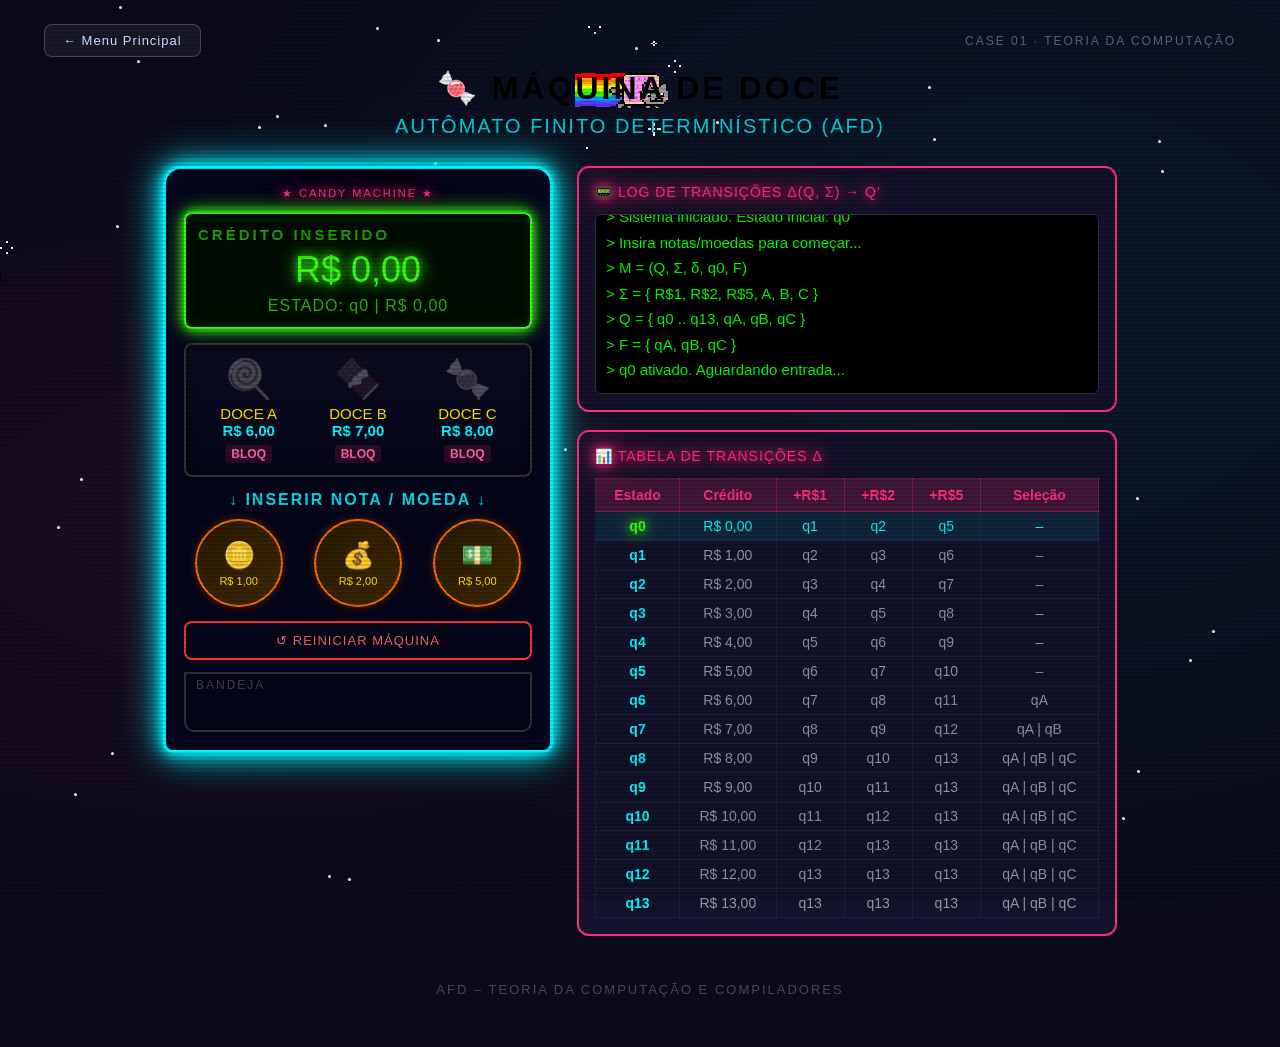
<file: automatos_A3/maquina_doce/index.html>
<!DOCTYPE html>
<html lang="pt-BR">
<head>
  <meta charset="UTF-8">
  <meta name="viewport" content="width=device-width, initial-scale=1.0">
  <title>🍬 Máquina de Doce – AFD</title>
  <link rel="stylesheet" href="css/style.css">
</head>
<body>

  <!-- Background stars (injected by JS) -->
  <div class="stars-container" id="stars"></div>

  <!-- Top navigation -->
  <div style="width:100%;max-width:1200px;display:flex;justify-content:space-between;align-items:center;margin-bottom:12px;padding:0 4px;position:relative;z-index:10;">
    <a href="../index.html" style="background:rgba(255,255,255,.06);border:1px solid rgba(255,255,255,.2);color:#c4dbff;padding:8px 18px;border-radius:8px;font-size:13px;cursor:pointer;letter-spacing:1px;text-decoration:none;">← Menu Principal</a>
    <span style="font-size:12px;letter-spacing:2px;color:rgba(196,220,255,.4);text-transform:uppercase;">Case 01 · Teoria da Computação</span>
  </div>

  <!-- Scanline overlay -->
  <div class="scanline"></div>

  <h1 class="title">🍬 MÁQUINA DE DOCE</h1>
  <p class="subtitle">AUTÔMATO FINITO DETERMINÍSTICO (AFD)</p>

  <div class="layout">

    <!-- ═══════════════ VENDING MACHINE ═══════════════ -->
    <div class="machine">

      <!-- CRT Screen -->
      <div class="screen">
        <div class="screen-label">CRÉDITO INSERIDO</div>
        <div class="credit-display" id="creditDisplay">R$ 0,00</div>
        <div class="screen-state" id="stateDisplay">ESTADO: q0  |  R$ 0,00</div>
      </div>

      <!-- Candy window -->
      <div class="candy-window">
        <div class="candy-slot" id="slotA">
          <div class="candy-icon unavailable" id="candyA" title="Selecionar Doce A">🍭</div>
          <div class="candy-label">
            <div class="candy-name">DOCE A</div>
            <div class="candy-price">R$ 6,00</div>
          </div>
          <div class="candy-status no" id="statusA">BLOQ</div>
        </div>
        <div class="candy-slot" id="slotB">
          <div class="candy-icon unavailable" id="candyB" title="Selecionar Doce B">🍫</div>
          <div class="candy-label">
            <div class="candy-name">DOCE B</div>
            <div class="candy-price">R$ 7,00</div>
          </div>
          <div class="candy-status no" id="statusB">BLOQ</div>
        </div>
        <div class="candy-slot" id="slotC">
          <div class="candy-icon unavailable" id="candyC" title="Selecionar Doce C">🍬</div>
          <div class="candy-label">
            <div class="candy-name">DOCE C</div>
            <div class="candy-price">R$ 8,00</div>
          </div>
          <div class="candy-status no" id="statusC">BLOQ</div>
        </div>
      </div>

      <!-- Coin buttons -->
      <div class="coins-section">
        <div class="coins-title">↓ INSERIR NOTA / MOEDA ↓</div>
        <div class="coins-grid">
          <button class="coin-btn" onclick="insertCoin(1)">
            <span class="coin-emoji">🪙</span>
            <span class="coin-value">R$ 1,00</span>
          </button>
          <button class="coin-btn" onclick="insertCoin(2)">
            <span class="coin-emoji">💰</span>
            <span class="coin-value">R$ 2,00</span>
          </button>
          <button class="coin-btn" onclick="insertCoin(5)">
            <span class="coin-emoji">💵</span>
            <span class="coin-value">R$ 5,00</span>
          </button>
        </div>
      </div>

      <!-- Reset -->
      <button class="reset-btn" onclick="resetMachine()">↺  REINICIAR MÁQUINA</button>

      <!-- Delivery tray -->
      <div class="tray">
        <span class="tray-label">BANDEJA</span>
        <div id="trayContent"></div>
      </div>

    </div>

    <!-- ═══════════════ AFD PANEL ═══════════════ -->
    <div class="afd-panel">

      <!-- Transition log -->
      <div class="panel-box">
        <div class="panel-title">📟 LOG DE TRANSIÇÕES  δ(q, σ) → q'</div>
        <div class="log-box" id="logBox">
          <div class="log-entry">&gt; Sistema iniciado. Estado inicial: q0</div>
          <div class="log-entry">&gt; Insira notas/moedas para começar...</div>
        </div>
      </div>

      <!-- Transition table -->
      <div class="panel-box">
        <div class="panel-title">📊 TABELA DE TRANSIÇÕES  δ</div>
        <div style="overflow-x:auto;">
          <table class="transition-table">
            <thead>
              <tr>
                <th>Estado</th>
                <th>Crédito</th>
                <th>+R$1</th>
                <th>+R$2</th>
                <th>+R$5</th>
                <th>Seleção</th>
              </tr>
            </thead>
            <tbody id="transBody"></tbody>
          </table>
        </div>
      </div>

    </div>
  </div>

  <footer class="footer-note">
    AFD – TEORIA DA COMPUTAÇÃO E COMPILADORES
  </footer>

  <!-- Message Overlay -->
  <div class="message-overlay" id="overlay">
    <div class="message-box" id="msgBox">
      <span class="message-emoji" id="msgEmoji">🍬</span>
      <div class="message-title" id="msgTitle">DOCE LIBERADO!</div>
      <div class="message-detail" id="msgDetail"></div>
      <button class="message-close" id="msgCloseBtn" onclick="closeOverlay()">▶ NOVA COMPRA</button>
    </div>
  </div>

  <script src="js/afd.js"></script>
  <script src="js/ui.js"></script>
  <script src="js/main.js"></script>
  <script src="js/nyan.js"></script>
</body>
</html>
</file>
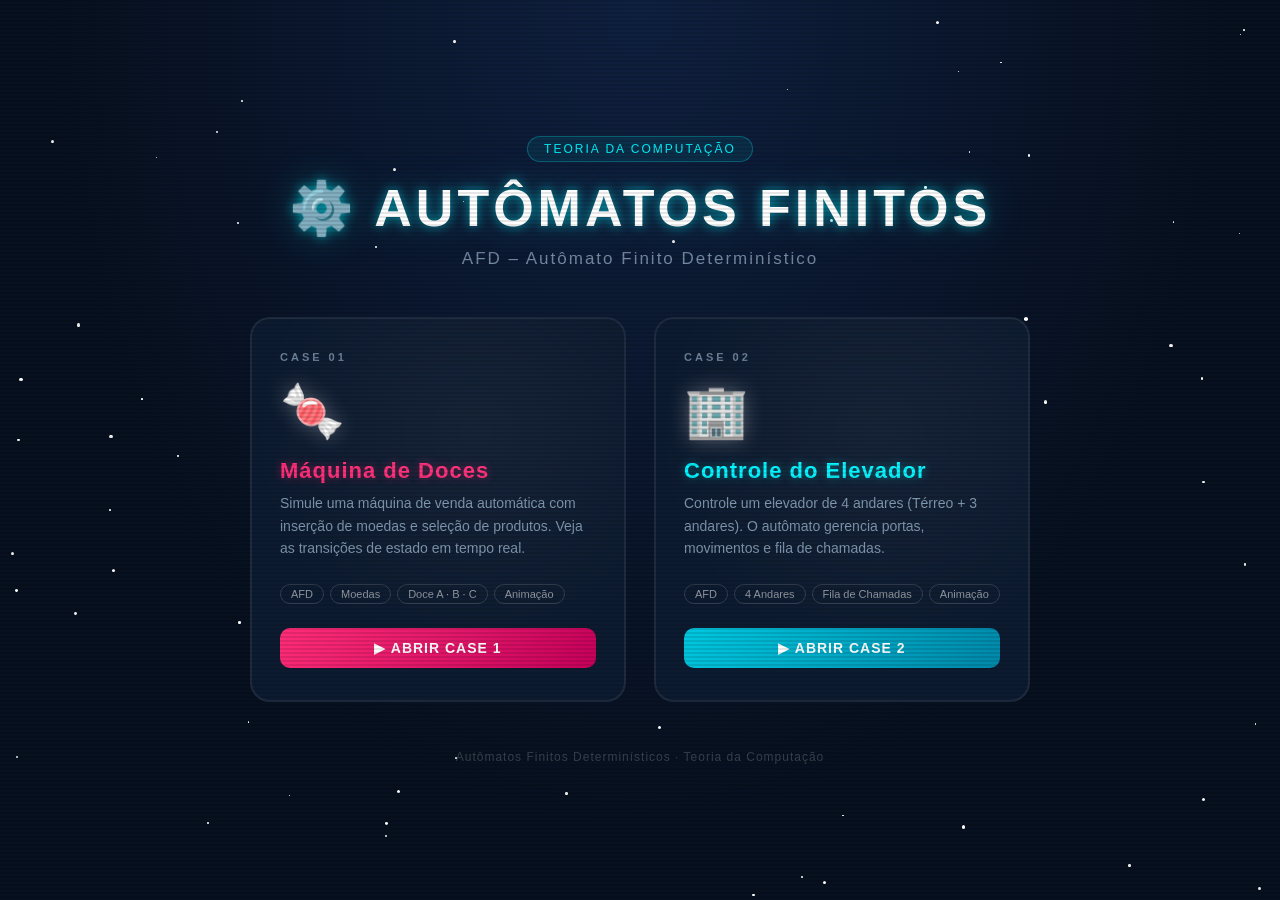
<file: automatos_v2_com_elevador_completo/automatos_v2/automatos_v2/index.html>
<!DOCTYPE html>
<html lang="pt-br">
<head>
  <meta charset="UTF-8">
  <meta name="viewport" content="width=device-width, initial-scale=1.0">
  <title>🎓 AFD – Menu Principal</title>
  <style>
    /* ════════════════════════════════════════
       MENU PRINCIPAL – Autômatos Finitos
    ════════════════════════════════════════ */
    :root {
      --bg:        #07101f;
      --card:      #0d1b30;
      --neon-cyan: #00f5ff;
      --neon-pink: #ff2d78;
      --neon-grn:  #39ff14;
      --neon-yel:  #ffe600;
      --text:      #c8e6ff;
    }

    * { margin:0; padding:0; box-sizing:border-box; }

    body {
      background: radial-gradient(ellipse at 50% 0%, #0f2040 0%, #07101f 65%);
      min-height: 100vh;
      display: flex;
      flex-direction: column;
      align-items: center;
      justify-content: center;
      font-family: 'Segoe UI', Arial, sans-serif;
      color: var(--text);
      padding: 24px;
      overflow: hidden;
    }

    /* — stars — */
    #stars { position:fixed; inset:0; pointer-events:none; z-index:0; }
    .star {
      position:absolute; border-radius:50%;
      background: white;
      animation: twinkle var(--dur) ease-in-out infinite var(--delay);
    }
    @keyframes twinkle {
      0%,100%{ opacity:0; transform:scale(0.4); }
      50%    { opacity:var(--br); transform:scale(1); }
    }

    /* — scanline — */
    .scanline {
      position:fixed; inset:0; pointer-events:none; z-index:5;
      background: repeating-linear-gradient(0deg, transparent, transparent 2px,
        rgba(0,0,0,.10) 2px, rgba(0,0,0,.10) 4px);
    }

    /* — header — */
    .header { text-align:center; margin-bottom:48px; position:relative; z-index:2; }

    .badge {
      display: inline-block;
      background: rgba(0,245,255,.08);
      border: 1px solid rgba(0,245,255,.3);
      border-radius: 20px;
      padding: 5px 16px;
      font-size: 12px;
      color: var(--neon-cyan);
      letter-spacing: 2px;
      text-transform: uppercase;
      margin-bottom: 16px;
    }

    h1 {
      font-size: clamp(28px, 5vw, 52px);
      font-weight: 900;
      letter-spacing: 4px;
      color: #fff;
      text-shadow: 0 0 12px rgba(0,245,255,.6), 0 0 40px rgba(0,245,255,.25);
      margin-bottom: 10px;
    }

    .subtitle {
      font-size: clamp(13px, 2vw, 17px);
      color: rgba(200,230,255,.55);
      letter-spacing: 2px;
    }

    /* — cards grid — */
    .grid {
      display: grid;
      grid-template-columns: 1fr 1fr;
      gap: 28px;
      position: relative;
      z-index: 2;
      width: min(780px, 100%);
    }

    @media (max-width: 580px) {
      .grid { grid-template-columns: 1fr; }
    }

    .card {
      background: var(--card);
      border: 2px solid rgba(255,255,255,.08);
      border-radius: 20px;
      padding: 32px 28px;
      text-decoration: none;
      color: inherit;
      position: relative;
      overflow: hidden;
      transition: transform .25s, border-color .25s, box-shadow .25s;
      cursor: pointer;
    }

    .card::before {
      content: '';
      position: absolute; inset:0;
      background: radial-gradient(circle at 60% 30%, rgba(255,255,255,.04) 0%, transparent 65%);
    }

    .card:hover {
      transform: translateY(-6px);
      box-shadow: 0 20px 60px rgba(0,0,0,.5);
    }

    .card.case1:hover { border-color: var(--neon-pink); box-shadow: 0 0 30px rgba(255,45,120,.25), 0 20px 60px rgba(0,0,0,.5); }
    .card.case2:hover { border-color: var(--neon-cyan); box-shadow: 0 0 30px rgba(0,245,255,.25), 0 20px 60px rgba(0,0,0,.5); }

    .card-number {
      font-size: 11px;
      font-weight: 700;
      letter-spacing: 3px;
      text-transform: uppercase;
      margin-bottom: 18px;
      opacity: .5;
    }

    .card-icon {
      font-size: 52px;
      margin-bottom: 16px;
      display: block;
      filter: drop-shadow(0 0 10px rgba(255,255,255,.3));
    }

    .card-title {
      font-size: 22px;
      font-weight: 800;
      letter-spacing: 1px;
      margin-bottom: 8px;
    }

    .case1 .card-title { color: var(--neon-pink); text-shadow: 0 0 10px rgba(255,45,120,.4); }
    .case2 .card-title { color: var(--neon-cyan); text-shadow: 0 0 10px rgba(0,245,255,.4); }

    .card-desc {
      font-size: 14px;
      color: rgba(200,230,255,.6);
      line-height: 1.6;
      margin-bottom: 24px;
    }

    .card-tags {
      display: flex;
      flex-wrap: wrap;
      gap: 6px;
      margin-bottom: 24px;
    }

    .tag {
      font-size: 11px;
      padding: 3px 10px;
      border-radius: 12px;
      border: 1px solid rgba(255,255,255,.15);
      color: rgba(255,255,255,.55);
    }

    .card-btn {
      display: block;
      width: 100%;
      padding: 12px;
      border-radius: 10px;
      border: none;
      font-size: 14px;
      font-weight: 700;
      letter-spacing: 1px;
      cursor: pointer;
      text-align: center;
      text-decoration: none;
      transition: opacity .2s, transform .1s;
    }

    .card-btn:hover { opacity: .85; }
    .card-btn:active { transform: scale(.97); }

    .case1 .card-btn { background: linear-gradient(135deg, #ff2d78, #c4005a); color: #fff; }
    .case2 .card-btn { background: linear-gradient(135deg, #00c8e0, #0086a8); color: #fff; }

    /* — footer — */
    footer {
      margin-top: 48px;
      font-size: 12px;
      color: rgba(255,255,255,.2);
      letter-spacing: 1px;
      position: relative;
      z-index: 2;
    }
  </style>
</head>
<body>
  <div id="stars"></div>
  <div class="scanline"></div>

  <header class="header">
    <div class="badge">Teoria da Computação</div>
    <h1>⚙️ AUTÔMATOS FINITOS</h1>
    <p class="subtitle">AFD – Autômato Finito Determinístico</p>
  </header>

  <main class="grid">

    <!-- Case 1 -->
    <a class="card case1" href="maquina_doce/index.html">
      <div class="card-number">Case 01</div>
      <span class="card-icon">🍬</span>
      <div class="card-title">Máquina de Doces</div>
      <p class="card-desc">
        Simule uma máquina de venda automática com inserção de moedas
        e seleção de produtos. Veja as transições de estado em tempo real.
      </p>
      <div class="card-tags">
        <span class="tag">AFD</span>
        <span class="tag">Moedas</span>
        <span class="tag">Doce A · B · C</span>
        <span class="tag">Animação</span>
      </div>
      <span class="card-btn">▶  ABRIR CASE 1</span>
    </a>

    <!-- Case 2 -->
    <a class="card case2" href="elevador/index.html">
      <div class="card-number">Case 02</div>
      <span class="card-icon">🏢</span>
      <div class="card-title">Controle do Elevador</div>
      <p class="card-desc">
        Controle um elevador de 4 andares (Térreo + 3 andares).
        O autômato gerencia portas, movimentos e fila de chamadas.
      </p>
      <div class="card-tags">
        <span class="tag">AFD</span>
        <span class="tag">4 Andares</span>
        <span class="tag">Fila de Chamadas</span>
        <span class="tag">Animação</span>
      </div>
      <span class="card-btn">▶  ABRIR CASE 2</span>
    </a>

  </main>

  <footer>Autômatos Finitos Determinísticos · Teoria da Computação</footer>

  <script>
    // Generate background stars
    const starsEl = document.getElementById('stars');
    for (let i = 0; i < 80; i++) {
      const s = document.createElement('div');
      const size = Math.random() * 2.5 + 1;
      s.className = 'star';
      s.style.cssText = `
        width:${size}px; height:${size}px;
        left:${Math.random()*100}%;
        top:${Math.random()*100}%;
        --dur:${2+Math.random()*5}s;
        --delay:${Math.random()*5}s;
        --br:${0.2+Math.random()*0.8};
      `;
      starsEl.appendChild(s);
    }
  </script>
</body>
</html>
</file>
<file: automatos_A3/maquina_doce/css/style.css>
/* ═══════════════════════════════════════
   MÁQUINA DE DOCE – AFD
   style.css  –  fonte Arial, tamanhos grandes
═══════════════════════════════════════ */

:root {
  --neon-pink:   #ff2d78;
  --neon-cyan:   #00f5ff;
  --neon-yellow: #ffe600;
  --neon-green:  #39ff14;
  --neon-orange: #ff6b00;
  --dark-bg:     #0a0a1a;
  --panel-bg:    #12122a;
  --glow-pink:   0 0 10px #ff2d78, 0 0 20px #ff2d78, 0 0 40px #ff2d78;
  --glow-cyan:   0 0 10px #00f5ff, 0 0 20px #00f5ff, 0 0 40px #00f5ff;
  --glow-green:  0 0 10px #39ff14, 0 0 20px #39ff14;
  --glow-yellow: 0 0 10px #ffe600, 0 0 20px #ffe600;
}

*, *::before, *::after { margin: 0; padding: 0; box-sizing: border-box; }

body {
  background: var(--dark-bg);
  font-family: Arial, Helvetica, sans-serif;
  min-height: 100vh;
  display: flex;
  flex-direction: column;
  align-items: center;
  padding: 24px 12px 50px;
  background-image: radial-gradient(ellipse at 20% 50%, rgba(255,45,120,0.07) 0%, transparent 60%), radial-gradient(ellipse at 80% 30%, rgba(0,245,255,0.07) 0%, transparent 60%);
  overflow-x: hidden;
}

/* ── Scanline overlay ─────────────────── */
.scanline {
  position: fixed; inset: 0;
  background: repeating-linear-gradient(
    0deg, transparent, transparent 2px,
    rgba(0,0,0,0.12) 2px, rgba(0,0,0,0.12) 4px
  );
  pointer-events: none;
  z-index: 3;   /* above nyan (1) and above UI base (2), below overlays */
}

/* ── Stars ────────────────────────────── */
.stars-container {
  position: fixed; inset: 0;
  pointer-events: none; z-index: 0; overflow: hidden;
}
.star {
  position: absolute; width: 3px; height: 3px;
  background: white; border-radius: 50%;
  animation: twinkle var(--dur) ease-in-out infinite var(--delay);
}
@keyframes twinkle {
  0%,100% { opacity: 0; transform: scale(0.5); }
  50%     { opacity: var(--bright); transform: scale(1); }
}

/* ── Page header ──────────────────────── */
.title {
  font-family: Arial Black, Arial, sans-serif;
  font-size: clamp(18px, 3.5vw, 32px);
  text-align: center;
  margin-bottom: 8px;
  letter-spacing: 3px;
  position: relative; z-index: 2;
  animation: rainbowTitle 1.2s linear infinite;
  -webkit-animation: rainbowTitle 1.2s linear infinite;
}

@keyframes rainbowTitle {
  0%   { color:#ff0040; text-shadow: 0 0 18px #ff0040, 0 0 36px #ff0040; }
  14%  { color:#ff7700; text-shadow: 0 0 18px #ff7700, 0 0 36px #ff7700; }
  28%  { color:#ffe600; text-shadow: 0 0 18px #ffe600, 0 0 36px #ffe600; }
  42%  { color:#39ff14; text-shadow: 0 0 18px #39ff14, 0 0 36px #39ff14; }
  56%  { color:#00f5ff; text-shadow: 0 0 18px #00f5ff, 0 0 36px #00f5ff; }
  70%  { color:#bf5fff; text-shadow: 0 0 18px #bf5fff, 0 0 36px #bf5fff; }
  84%  { color:#ff2d78; text-shadow: 0 0 18px #ff2d78, 0 0 36px #ff2d78; }
  100% { color:#ff0040; text-shadow: 0 0 18px #ff0040, 0 0 36px #ff0040; }
}

.subtitle {
  font-family: Arial, sans-serif;
  font-size: clamp(14px, 2.2vw, 20px);
  color: var(--neon-cyan);
  text-align: center;
  margin-bottom: 28px;
  opacity: 0.85;
  letter-spacing: 2px;
  position: relative; z-index: 2;
}

/* ── Layout ───────────────────────────── */
.layout {
  display: flex;
  gap: 24px;
  align-items: flex-start;
  flex-wrap: wrap;
  justify-content: center;
  max-width: 1200px;
  width: 100%;
  position: relative;
  z-index: 2;   /* sits above nyan layer */
}

/* ═══════════════════════════════════════
   VENDING MACHINE
═══════════════════════════════════════ */
.machine {
  background: #05051a;
  border: 3px solid var(--neon-cyan);
  border-radius: 18px 18px 10px 10px;
  box-shadow: var(--glow-cyan), inset 0 0 30px rgba(0,245,255,0.05);
  width: 390px;
  min-width: 360px;
  padding: 18px;
  animation: rainbowBorder 2s linear infinite;
}

@keyframes rainbowBorder {
  0%   { border-color:#ff0040; box-shadow: 0 0 12px #ff0040, 0 0 24px #ff0040, inset 0 0 30px rgba(255,0,64,0.05); }
  14%  { border-color:#ff7700; box-shadow: 0 0 12px #ff7700, 0 0 24px #ff7700, inset 0 0 30px rgba(255,119,0,0.05); }
  28%  { border-color:#ffe600; box-shadow: 0 0 12px #ffe600, 0 0 24px #ffe600, inset 0 0 30px rgba(255,230,0,0.05); }
  42%  { border-color:#39ff14; box-shadow: 0 0 12px #39ff14, 0 0 24px #39ff14, inset 0 0 30px rgba(57,255,20,0.05); }
  56%  { border-color:#00f5ff; box-shadow: 0 0 12px #00f5ff, 0 0 24px #00f5ff, inset 0 0 30px rgba(0,245,255,0.05); }
  70%  { border-color:#bf5fff; box-shadow: 0 0 12px #bf5fff, 0 0 24px #bf5fff, inset 0 0 30px rgba(191,95,255,0.05); }
  84%  { border-color:#ff2d78; box-shadow: 0 0 12px #ff2d78, 0 0 24px #ff2d78, inset 0 0 30px rgba(255,45,120,0.05); }
  100% { border-color:#ff0040; box-shadow: 0 0 12px #ff0040, 0 0 24px #ff0040, inset 0 0 30px rgba(255,0,64,0.05); }
}

.machine::before {
  content: '★  CANDY MACHINE  ★';
  font-family: Arial Black, Arial, sans-serif;
  font-size: 11px;
  color: var(--neon-pink);
  text-shadow: var(--glow-pink);
  display: block;
  text-align: center;
  margin-bottom: 12px;
  letter-spacing: 2px;
}

/* ── CRT screen ───────────────────────── */
.screen {
  background: #000c00;
  border: 2px solid var(--neon-green);
  border-radius: 8px;
  padding: 12px;
  margin-bottom: 14px;
  box-shadow: var(--glow-green), inset 0 0 15px rgba(57,255,20,0.1);
  position: relative; overflow: hidden;
}
.screen::after {
  content: '';
  position: absolute; top: 0; left: -100%; width: 60%; height: 100%;
  background: linear-gradient(90deg, transparent, rgba(57,255,20,0.04), transparent);
  animation: screenScan 3s linear infinite;
}
@keyframes screenScan { to { left: 150%; } }

.screen-label {
  font-family: Arial, sans-serif;
  font-size: 15px;
  font-weight: bold;
  color: rgba(57,255,20,0.6);
  letter-spacing: 3px;
  text-transform: uppercase;
  margin-bottom: 6px;
}

.credit-display {
  font-family: Arial Black, Arial, sans-serif;
  font-size: 36px;
  color: var(--neon-green);
  text-shadow: var(--glow-green);
  text-align: center;
  transition: color 0.3s;
}
.credit-display.bump { animation: bump 0.3s ease-out; }
@keyframes bump {
  0%   { transform: scale(1.4); color: #fff; }
  100% { transform: scale(1); }
}

.screen-state {
  font-family: Arial, sans-serif;
  font-size: 16px;
  color: rgba(57,255,20,0.7);
  text-align: center;
  margin-top: 6px;
  letter-spacing: 1px;
}

/* ── Candy window ─────────────────────── */
.candy-window {
  background: #05051a;
  border: 2px solid #333;
  border-radius: 8px;
  padding: 12px;
  margin-bottom: 14px;
  display: grid;
  grid-template-columns: 1fr 1fr 1fr;
  gap: 8px;
  box-shadow: inset 0 2px 8px rgba(0,0,0,0.8);
  position: relative;
}
.candy-window::before {
  content: '';
  position: absolute; inset: 0; border-radius: 6px;
  background: linear-gradient(180deg, rgba(255,255,255,0.03) 0%, transparent 100%);
  pointer-events: none;
}

.candy-slot {
  display: flex; flex-direction: column;
  align-items: center; gap: 4px;
}

.candy-icon {
  font-size: 38px;
  transition: all 0.3s;
  cursor: default;
}
.candy-icon.available {
  animation: floatCandy 2s ease-in-out infinite alternate;
  cursor: pointer;
}
.candy-icon.available:hover {
  transform: scale(1.2);
  filter: drop-shadow(0 0 8px var(--neon-yellow));
}
.candy-icon.unavailable {
  filter: grayscale(80%) opacity(0.3);
}
@keyframes floatCandy {
  from { transform: translateY(0); }
  to   { transform: translateY(-5px); }
}

.candy-label { text-align: center; }
.candy-name  {
  font-family: Arial Black, Arial, sans-serif;
  font-size: 15px;
  color: var(--neon-yellow);
}
.candy-price {
  font-family: Arial, sans-serif;
  font-size: 15px;
  color: var(--neon-cyan);
  font-weight: bold;
}

.candy-status {
  font-family: Arial, sans-serif;
  font-size: 12px;
  font-weight: bold;
  padding: 2px 6px;
  border-radius: 4px;
  margin-top: 2px;
}
.candy-status.ok { background: rgba(57,255,20,0.2);   color: var(--neon-green); }
.candy-status.no { background: rgba(255,45,120,0.15); color: #ff6699; }

/* ── Coins section ────────────────────── */
.coins-section { margin-bottom: 14px; }

.coins-title {
  font-family: Arial, sans-serif;
  font-size: 16px;
  font-weight: bold;
  color: var(--neon-cyan);
  text-align: center;
  margin-bottom: 10px;
  letter-spacing: 2px;
  text-transform: uppercase;
  opacity: 0.9;
}

.coins-grid {
  display: grid;
  grid-template-columns: 1fr 1fr 1fr;
  gap: 10px;
}

.coin-btn {
  background: linear-gradient(135deg, #2a1a00, #3d2800);
  border: 2px solid var(--neon-orange);
  border-radius: 50%;
  width: 88px; height: 88px;
  margin: 0 auto;
  display: flex; flex-direction: column;
  align-items: center; justify-content: center;
  cursor: pointer;
  transition: all 0.15s;
  box-shadow: 0 0 8px rgba(255,107,0,0.3);
  position: relative; overflow: hidden;
}
.coin-btn::before {
  content: '';
  position: absolute; top:-50%; left:-50%;
  width: 200%; height: 200%;
  background: radial-gradient(circle, rgba(255,200,50,0.15) 0%, transparent 70%);
  opacity: 0; transition: opacity 0.2s;
}
.coin-btn:hover::before { opacity: 1; }
.coin-btn:hover {
  border-color: var(--neon-yellow);
  box-shadow: 0 0 15px rgba(255,230,0,0.5), var(--glow-yellow);
  transform: scale(1.08);
}
.coin-btn:active { transform: scale(0.93); box-shadow: none; }

.coin-emoji { font-size: 26px; }
.coin-value {
  font-family: Arial Black, Arial, sans-serif;
  font-size: 11px;
  color: var(--neon-yellow);
  margin-top: 4px;
}

/* ── Reset button ─────────────────────── */
.reset-btn {
  width: 100%; padding: 10px;
  background: transparent;
  border: 2px solid #ff3333;
  border-radius: 8px;
  color: #ff6666;
  font-family: Arial Black, Arial, sans-serif;
  font-size: 13px;
  cursor: pointer;
  transition: all 0.2s;
  letter-spacing: 1px;
}
.reset-btn:hover {
  background: rgba(255,50,50,0.15);
  box-shadow: 0 0 10px rgba(255,50,50,0.4);
  color: #ff4444;
}

/* ── Delivery tray ────────────────────── */
.tray {
  background: #05051a;
  border: 2px solid #333;
  border-radius: 0 0 10px 10px;
  min-height: 60px;
  margin-top: 12px;
  display: flex;
  align-items: center; justify-content: center;
  gap: 14px; padding: 10px;
  position: relative; overflow: hidden;
}
.tray-label {
  font-family: Arial, sans-serif;
  font-size: 12px; color: #444;
  letter-spacing: 2px;
  position: absolute; top: 4px; left: 10px;
}
.tray-item {
  font-size: 36px;
  animation: dropIn 0.5s cubic-bezier(0.22, 1, 0.36, 1);
  filter: drop-shadow(0 0 8px var(--neon-yellow));
}
@keyframes dropIn {
  from { transform: translateY(-60px) rotate(-20deg); opacity: 0; }
  to   { transform: translateY(0) rotate(0deg); opacity: 1; }
}

/* ═══════════════════════════════════════
   AFD PANEL (log + table only)
═══════════════════════════════════════ */
.afd-panel {
  flex: 1;
  min-width: 320px;
  max-width: 540px;
}

.panel-box {
  background: var(--panel-bg);
  border: 2px solid var(--neon-pink);
  border-radius: 12px;
  padding: 16px;
  margin-bottom: 18px;
  animation: rainbowBorderPanel 2.4s linear infinite;
}

@keyframes rainbowBorderPanel {
  0%   { border-color:#ff2d78; box-shadow: 0 0 10px rgba(255,45,120,0.35); }
  16%  { border-color:#ff7700; box-shadow: 0 0 10px rgba(255,119,0,0.35); }
  33%  { border-color:#ffe600; box-shadow: 0 0 10px rgba(255,230,0,0.35); }
  50%  { border-color:#39ff14; box-shadow: 0 0 10px rgba(57,255,20,0.35); }
  66%  { border-color:#00f5ff; box-shadow: 0 0 10px rgba(0,245,255,0.35); }
  83%  { border-color:#bf5fff; box-shadow: 0 0 10px rgba(191,95,255,0.35); }
  100% { border-color:#ff2d78; box-shadow: 0 0 10px rgba(255,45,120,0.35); }
}

.panel-title {
  font-family: Arial Black, Arial, sans-serif;
  font-size: 14px;
  color: var(--neon-pink);
  text-shadow: var(--glow-pink);
  margin-bottom: 14px;
  letter-spacing: 1px;
  text-transform: uppercase;
}

/* ── Transition log ───────────────────── */
.log-box {
  background: #000;
  border: 1px solid #333;
  border-radius: 6px;
  padding: 10px;
  font-family: Arial, Helvetica, sans-serif;
  font-size: 15px;
  color: #0f0;
  max-height: 180px;
  overflow-y: auto;
  line-height: 1.7;
}
.log-box::-webkit-scrollbar        { width: 4px; }
.log-box::-webkit-scrollbar-track  { background: #000; }
.log-box::-webkit-scrollbar-thumb  { background: var(--neon-green); border-radius: 2px; }

.log-entry { animation: logFade 0.3s ease-out; }
.log-entry.new { color: var(--neon-cyan); }
@keyframes logFade {
  from { opacity: 0; transform: translateX(-10px); }
  to   { opacity: 1; transform: translateX(0); }
}

/* ── Transition table ─────────────────── */
.transition-table {
  width: 100%;
  border-collapse: collapse;
  font-family: Arial, Helvetica, sans-serif;
  font-size: 15px;
}
.transition-table th {
  background: rgba(255,45,120,0.2);
  color: var(--neon-pink);
  padding: 8px 10px;
  text-align: center;
  border: 1px solid rgba(255,45,120,0.3);
  font-size: 14px;
  font-weight: bold;
}
.transition-table td {
  padding: 6px 10px;
  text-align: center;
  border: 1px solid rgba(255,255,255,0.06);
  color: rgba(255,255,255,0.55);
  font-size: 14px;
  transition: all 0.3s;
}
.transition-table tr td:first-child { color: var(--neon-cyan); font-weight: bold; }
.transition-table tr.current-row td             { background: rgba(0,245,255,0.08); color: var(--neon-cyan); }
.transition-table tr.current-row td:first-child { color: var(--neon-green); text-shadow: var(--glow-green); }

/* ═══════════════════════════════════════
   MESSAGE OVERLAY
═══════════════════════════════════════ */
.message-overlay {
  display: none;
  position: fixed; inset: 0;
  background: rgba(0,0,0,0.87);
  z-index: 200;
  align-items: center; justify-content: center;
  flex-direction: column; gap: 16px;
}
.message-overlay.show {
  display: flex;
  animation: overlayIn 0.4s ease-out;
}
@keyframes overlayIn {
  from { opacity: 0; } to { opacity: 1; }
}

.message-box {
  background: var(--panel-bg);
  border: 3px solid var(--neon-green);
  border-radius: 16px;
  padding: 34px 44px;
  text-align: center;
  box-shadow: var(--glow-green);
  max-width: 440px;
  animation: messageIn 0.5s cubic-bezier(0.22,1,0.36,1);
}
.message-box.error {
  border-color: var(--neon-pink);
  box-shadow: var(--glow-pink);
}
@keyframes messageIn {
  from { transform: scale(0.5) translateY(30px); }
  to   { transform: scale(1) translateY(0); }
}

.message-emoji {
  font-size: 76px;
  margin-bottom: 10px;
  display: block;
}

.message-title {
  font-family: Arial Black, Arial, sans-serif;
  font-size: 20px;
  color: var(--neon-green);
  text-shadow: var(--glow-green);
  margin-bottom: 16px;
  line-height: 1.5;
}
.message-box.error .message-title {
  color: var(--neon-pink);
  text-shadow: var(--glow-pink);
}

.message-detail {
  font-family: Arial, Helvetica, sans-serif;
  font-size: 20px;
  color: var(--neon-cyan);
  margin-bottom: 22px;
  line-height: 1.9;
}

/* ── Troco highlight ──────────────────── */
.troco-highlight {
  display: inline-block;
  background: rgba(255,230,0,0.15);
  border: 2px solid var(--neon-yellow);
  border-radius: 10px;
  padding: 8px 18px;
  margin-top: 8px;
  color: var(--neon-yellow) !important;
  text-shadow: var(--glow-yellow);
  font-family: Arial Black, Arial, sans-serif;
  font-size: 28px;
  animation: trocoPulse 0.8s ease-in-out infinite alternate;
}
@keyframes trocoPulse {
  from { box-shadow: 0 0 6px rgba(255,230,0,0.4); }
  to   { box-shadow: 0 0 20px rgba(255,230,0,0.9), 0 0 34px rgba(255,230,0,0.4); }
}

/* ── Cat animation ────────────────────── */
.cat-container {
  font-size: 82px;
  display: block;
  margin-bottom: 4px;
  animation: catBounce 0.6s cubic-bezier(0.22,1,0.36,1);
  position: relative;
}
.cat-container::after {
  content: '✨';
  position: absolute;
  font-size: 30px; top: -10px; right: -10px;
  animation: sparkle 1s ease-in-out infinite alternate;
}
@keyframes catBounce {
  0%  { transform: translateY(-80px) rotate(-15deg); opacity: 0; }
  60% { transform: translateY(10px) rotate(5deg); opacity: 1; }
  80% { transform: translateY(-5px) rotate(-2deg); }
  100%{ transform: translateY(0) rotate(0deg); }
}
@keyframes sparkle {
  from { transform: scale(0.8) rotate(-10deg); opacity: 0.6; }
  to   { transform: scale(1.3) rotate(10deg); opacity: 1; }
}
.cat-wave {
  display: inline-block;
  animation: catWave 1s ease-in-out infinite alternate;
}
@keyframes catWave {
  from { transform: rotate(-8deg); }
  to   { transform: rotate(8deg); }
}

.message-close {
  font-family: Arial Black, Arial, sans-serif;
  font-size: 14px;
  background: transparent;
  border: 2px solid var(--neon-green);
  color: var(--neon-green);
  padding: 12px 28px;
  cursor: pointer;
  border-radius: 8px;
  transition: all 0.2s;
  letter-spacing: 1px;
}
.message-close:hover {
  background: rgba(57,255,20,0.15);
  box-shadow: var(--glow-green);
}
.message-box.error .message-close {
  border-color: var(--neon-pink); color: var(--neon-pink);
}
.message-box.error .message-close:hover {
  background: rgba(255,45,120,0.15);
}

/* ── Flying coin ──────────────────────── */
.flying-coin {
  position: fixed; font-size: 28px;
  pointer-events: none; z-index: 150;
  animation: flyIntoCoin 0.6s cubic-bezier(0.22,1,0.36,1) forwards;
}
@keyframes flyIntoCoin {
  0%   { transform: scale(1.5) translateY(0); opacity: 1; }
  100% { transform: scale(0.3) translateY(-100px); opacity: 0; }
}

/* ── Footer ───────────────────────────── */
.footer-note {
  font-family: Arial, sans-serif;
  font-size: 13px;
  color: rgba(255,255,255,0.25);
  text-align: center;
  margin-top: 28px;
  letter-spacing: 2px;
  position: relative; z-index: 2;
}

/* ── Responsive ───────────────────────── */
@media (max-width: 700px) {
  .machine   { width: 100%; max-width: 360px; }
  .afd-panel { width: 100%; }
}

/* ═══════════════════════════════════════
   NYAN CAT  –  always behind UI
═══════════════════════════════════════ */
.nyan-cat {
  position: fixed;
  z-index: 1;           /* BEHIND all UI (UI uses z-index 2+) */
  pointer-events: none;
  display: flex;
  align-items: center;
  gap: 0;
  will-change: transform;
}

.nyan-sprite {
  font-size: 38px;
  display: inline-block;
  animation: nyanBob 0.18s steps(1) infinite;
  filter: drop-shadow(0 0 6px rgba(255,255,255,0.7));
  position: relative;
  z-index: 1;
}

@keyframes nyanBob {
  0%  { transform: translateY(0px); }
  50% { transform: translateY(-4px); }
}

/* Rainbow trail */
.nyan-trail {
  display: flex;
  flex-direction: column;
  overflow: hidden;
  border-radius: 3px;
  flex-shrink: 0;
}

.nyan-trail-bar { flex: 1; }

.nyan-trail-bar:nth-child(1) { background: #ff3333; }
.nyan-trail-bar:nth-child(2) { background: #ff8800; }
.nyan-trail-bar:nth-child(3) { background: #ffee00; }
.nyan-trail-bar:nth-child(4) { background: #33cc33; }
.nyan-trail-bar:nth-child(5) { background: #3399ff; }
.nyan-trail-bar:nth-child(6) { background: #cc44ff; }

/* Stars */
.nyan-star {
  position: fixed;
  pointer-events: none;
  z-index: 1;
  font-size: 16px;
  animation: nyanStar 0.5s ease-in-out infinite alternate;
}

@keyframes nyanStar {
  from { transform: scale(0.7) rotate(-20deg); opacity: 0.5; }
  to   { transform: scale(1.3) rotate(20deg);  opacity: 1.0; }
}
</file>
